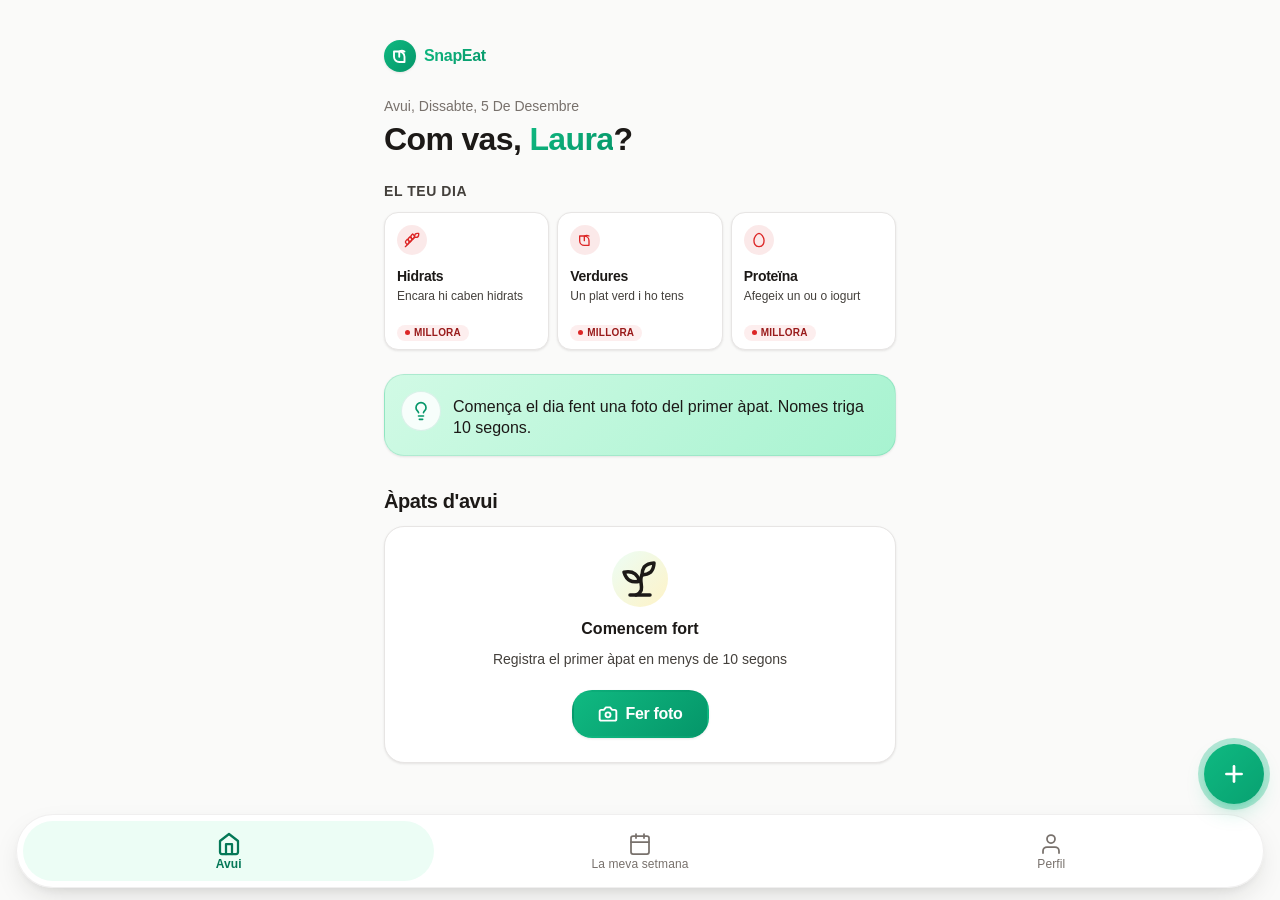
<file: index.html>
<!DOCTYPE html>
<html lang="ca">
<head>
  <meta charset="UTF-8">
  <meta name="viewport" content="width=device-width, initial-scale=1.0, viewport-fit=cover">
  <meta name="description" content="Dashboard diari de SnapEat — controla els teus àpats amb indicadors de colors.">
  <meta name="theme-color" content="#10B981">
  <meta name="apple-mobile-web-app-capable" content="yes">
  <meta name="apple-mobile-web-app-status-bar-style" content="default">
  <meta name="apple-mobile-web-app-title" content="SnapEat">
  <link rel="manifest" href="manifest.webmanifest">
  <link rel="icon" type="image/svg+xml" href="assets/icons/snapeat-icon.svg">
  <link rel="apple-touch-icon" href="assets/icons/snapeat-icon-180.png">
  <title>SnapEat — Avui</title>
  <link rel="stylesheet" href="css/variables.css">
  <link rel="stylesheet" href="css/base.css">
  <link rel="stylesheet" href="css/components.css">
  <link rel="stylesheet" href="css/layout.css">
  <link rel="stylesheet" href="css/screens.css">
</head>
<body>
  <a href="#main-content" class="skip-link">Salta al contingut principal</a>

  <main id="main-content" class="container" role="main" tabindex="-1">
    <div class="app-topbar">
      <a href="index.html" class="brand" aria-label="SnapEat — pàgina inicial">
        <span class="brand__logo" aria-hidden="true">
          <svg xmlns="http://www.w3.org/2000/svg" viewBox="0 0 24 24" fill="none" stroke="currentColor" stroke-width="2.5" stroke-linecap="round" stroke-linejoin="round"><path d="M11 20A7 7 0 0 1 4 13V6h7a7 7 0 0 1 7 7v7z"/><path d="M11 13V6a7 7 0 0 1 7 0"/></svg>
        </span>
        <span class="brand__name">SnapEat</span>
      </a>
    </div>

    <header class="dashboard-header">
      <p class="dashboard-date">Avui, <span id="today-day-name">dia</span></p>
      <h1 class="dashboard-greeting">Com vas, <span class="dashboard-greeting__accent">Laura</span>?</h1>
    </header>

    <section class="semafor-section" aria-labelledby="semafor-title">
      <div class="semafor-section__header">
        <h2 id="semafor-title" class="semafor-section__title">El teu dia</h2>
      </div>
      <div id="semafor" class="semafor">
        <!-- Will be populated by dashboard.js on load -->
      </div>
    </section>

    <aside id="suggeriment" class="banner" role="status" aria-live="polite">
      <!-- Populated by JS with daily tip -->
    </aside>

    <section class="apats-section" aria-labelledby="apats-title">
      <h2 id="apats-title">Àpats d'avui</h2>
      <ul id="llista-apats" class="apats-list">
        <!-- Populated by JS. Include an empty-state template as template element: -->
      </ul>
      <template id="empty-state-template">
        <li class="apat-empty">
          <div class="apat-empty__illustration" aria-hidden="true">
              <svg xmlns="http://www.w3.org/2000/svg" width="48" height="48" viewBox="0 0 24 24" fill="none" stroke="currentColor" stroke-width="1.75" stroke-linecap="round" stroke-linejoin="round"><path d="M7 20h10"/><path d="M10 20c5.5-2.5.8-6.4 3-10"/><path d="M9.5 9.4c1.1.8 1.8 2.2 2.3 3.7-2 .4-3.5.4-4.8-.3-1.2-.6-2.3-1.9-3-4.2 2.8-.5 4.4 0 5.5.8z"/><path d="M14.1 6a7 7 0 0 0-1.1 4c1.9-.1 3.3-.6 4.3-1.4 1-1 1.6-2.3 1.7-4.6-2.7.1-4 1-4.9 2z"/></svg>
            </div>
          <p>Comencem fort</p>
          <p class="apat-empty__hint">Registra el primer àpat en menys de 10 segons</p>
          <a href="registrar.html" class="btn btn--primary apat-empty__cta">
            <svg xmlns="http://www.w3.org/2000/svg" width="20" height="20" viewBox="0 0 24 24" fill="none" stroke="currentColor" stroke-width="2.25" stroke-linecap="round" stroke-linejoin="round" aria-hidden="true"><path d="M14.5 4h-5L7 7H4a2 2 0 0 0-2 2v9a2 2 0 0 0 2 2h16a2 2 0 0 0 2-2V9a2 2 0 0 0-2-2h-3l-2.5-3z"/><circle cx="12" cy="13" r="3"/></svg>
            Fer foto
          </a>
        </li>
      </template>
    </section>
  </main>

  <nav class="tab-bar" aria-label="Navegació principal">
    <a href="index.html" class="tab" aria-current="page">
      <svg xmlns="http://www.w3.org/2000/svg" class="tab__icon" width="24" height="24" viewBox="0 0 24 24" fill="none" stroke="currentColor" stroke-width="2" stroke-linecap="round" stroke-linejoin="round" aria-hidden="true"><path d="m3 9 9-7 9 7v11a2 2 0 0 1-2 2H5a2 2 0 0 1-2-2z"/><polyline points="9 22 9 12 15 12 15 22"/></svg>
      <span class="tab__label">Avui</span>
    </a>
    <a href="setmana.html" class="tab">
      <svg xmlns="http://www.w3.org/2000/svg" class="tab__icon" width="24" height="24" viewBox="0 0 24 24" fill="none" stroke="currentColor" stroke-width="2" stroke-linecap="round" stroke-linejoin="round" aria-hidden="true"><rect width="18" height="18" x="3" y="4" rx="2" ry="2"/><line x1="16" x2="16" y1="2" y2="6"/><line x1="8" x2="8" y1="2" y2="6"/><line x1="3" x2="21" y1="10" y2="10"/></svg>
      <span class="tab__label">La meva setmana</span>
    </a>
    <a href="perfil.html" class="tab">
      <svg xmlns="http://www.w3.org/2000/svg" class="tab__icon" width="24" height="24" viewBox="0 0 24 24" fill="none" stroke="currentColor" stroke-width="2" stroke-linecap="round" stroke-linejoin="round" aria-hidden="true"><path d="M20 21v-2a4 4 0 0 0-4-4H8a4 4 0 0 0-4 4v2"/><circle cx="12" cy="7" r="4"/></svg>
      <span class="tab__label">Perfil</span>
    </a>
  </nav>

  <a href="registrar.html" class="fab" id="fab-registrar" aria-label="Registrar nou àpat">
    <svg xmlns="http://www.w3.org/2000/svg" width="24" height="24" viewBox="0 0 24 24" fill="none" stroke="currentColor" stroke-width="2" stroke-linecap="round" stroke-linejoin="round" aria-hidden="true"><path d="M5 12h14"/><path d="M12 5v14"/></svg>
  </a>

  <script src="js/data.js"></script>
  <script src="js/shared.js"></script>
  <script src="js/dashboard.js"></script>
</body>
</html>
</file>
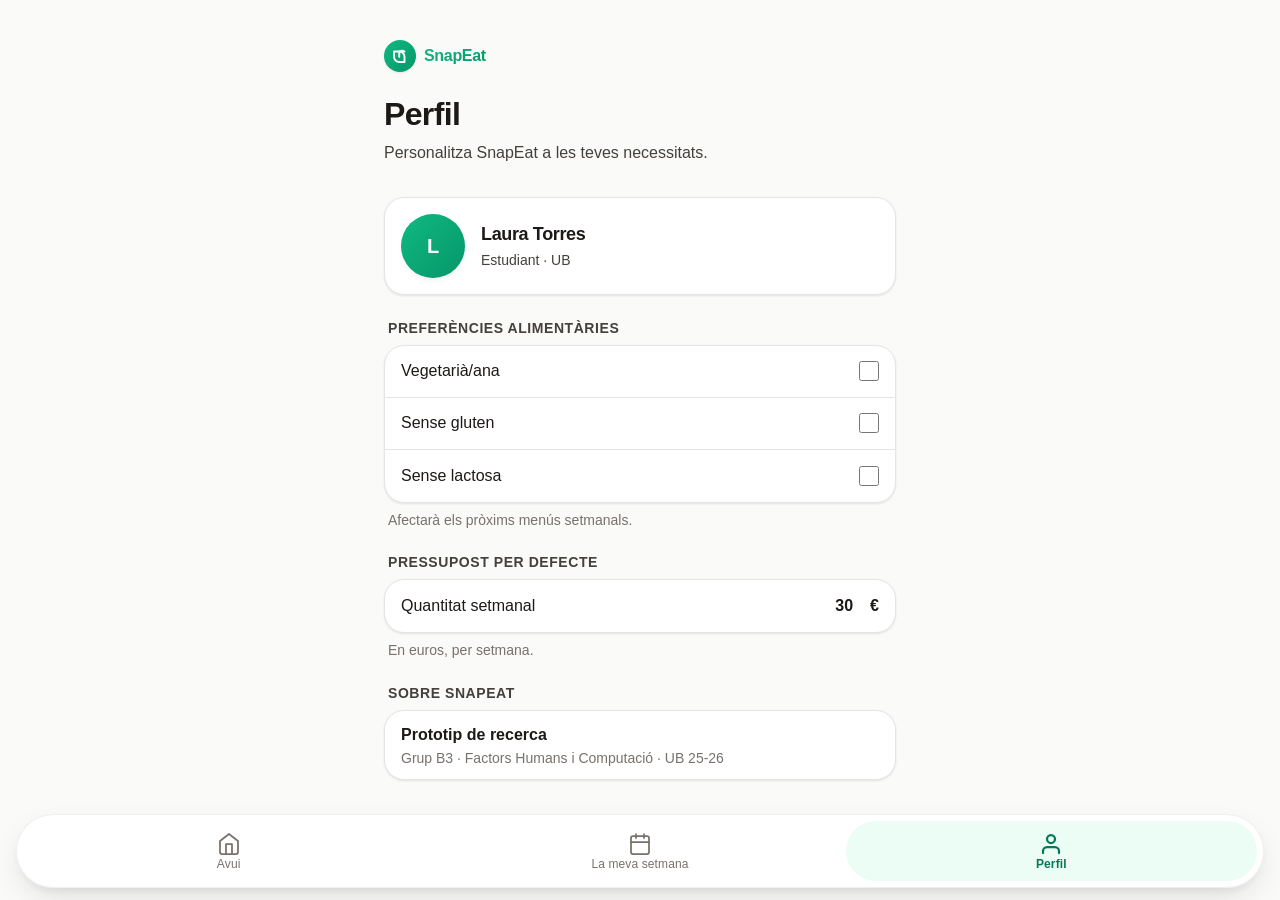
<file: perfil.html>
<!DOCTYPE html>
<html lang="ca">
<head>
  <meta charset="UTF-8">
  <meta name="viewport" content="width=device-width, initial-scale=1.0, viewport-fit=cover">
  <meta name="description" content="Preferències i configuració de SnapEat.">
  <meta name="theme-color" content="#10B981">
  <meta name="apple-mobile-web-app-capable" content="yes">
  <meta name="apple-mobile-web-app-status-bar-style" content="default">
  <meta name="apple-mobile-web-app-title" content="SnapEat">
  <link rel="manifest" href="manifest.webmanifest">
  <link rel="icon" type="image/svg+xml" href="assets/icons/snapeat-icon.svg">
  <link rel="apple-touch-icon" href="assets/icons/snapeat-icon-180.png">
  <title>SnapEat — Perfil</title>
  <link rel="stylesheet" href="css/variables.css">
  <link rel="stylesheet" href="css/base.css">
  <link rel="stylesheet" href="css/components.css">
  <link rel="stylesheet" href="css/layout.css">
  <link rel="stylesheet" href="css/screens.css">
</head>
<body>
  <a href="#main-content" class="skip-link">Salta al contingut principal</a>

  <main id="main-content" class="container" role="main" tabindex="-1">
    <div class="app-topbar">
      <a href="index.html" class="brand" aria-label="SnapEat — pàgina inicial">
        <span class="brand__logo" aria-hidden="true">
          <svg xmlns="http://www.w3.org/2000/svg" viewBox="0 0 24 24" fill="none" stroke="currentColor" stroke-width="2.5" stroke-linecap="round" stroke-linejoin="round"><path d="M11 20A7 7 0 0 1 4 13V6h7a7 7 0 0 1 7 7v7z"/><path d="M11 13V6a7 7 0 0 1 7 0"/></svg>
        </span>
        <span class="brand__name">SnapEat</span>
      </a>
    </div>

    <header class="perfil-header">
      <h1>Perfil</h1>
      <p class="perfil-header__subtitle">Personalitza SnapEat a les teves necessitats.</p>
    </header>

    <div class="perfil-identitat">
      <div class="perfil-avatar" aria-hidden="true">L</div>
      <div class="perfil-info">
        <p class="perfil-nom">Laura Torres</p>
        <p class="perfil-sub">Estudiant · UB</p>
      </div>
    </div>

    <section class="perfil-section" aria-labelledby="prefs-title">
      <h2 id="prefs-title" class="grouped-list-heading">Preferències alimentàries</h2>
      <ul class="grouped-list">
        <li class="grouped-list__item grouped-list__item--interactive">
          <label class="pref-row">
            <span class="grouped-list__label">Vegetarià/ana</span>
            <input type="checkbox" id="pref-vegetaria" class="pref-toggle">
          </label>
        </li>
        <li class="grouped-list__item grouped-list__item--interactive">
          <label class="pref-row">
            <span class="grouped-list__label">Sense gluten</span>
            <input type="checkbox" id="pref-sense-gluten" class="pref-toggle">
          </label>
        </li>
        <li class="grouped-list__item grouped-list__item--interactive">
          <label class="pref-row">
            <span class="grouped-list__label">Sense lactosa</span>
            <input type="checkbox" id="pref-sense-lactosa" class="pref-toggle">
          </label>
        </li>
      </ul>
      <p class="grouped-list__hint">Afectarà els pròxims menús setmanals.</p>
    </section>

    <section class="perfil-section" aria-labelledby="budget-default-title">
      <h2 id="budget-default-title" class="grouped-list-heading">Pressupost per defecte</h2>
      <ul class="grouped-list">
        <li class="grouped-list__item">
          <label for="default-budget" class="grouped-list__label">Quantitat setmanal</label>
          <div class="pref-budget-input">
            <input type="number" id="default-budget" value="30" min="10" max="200" inputmode="numeric" aria-describedby="budget-unit-hint">
            <span aria-hidden="true">€</span>
          </div>
        </li>
      </ul>
      <p id="budget-unit-hint" class="grouped-list__hint">En euros, per setmana.</p>
    </section>

    <section class="perfil-section" aria-labelledby="info-title">
      <h2 id="info-title" class="grouped-list-heading">Sobre SnapEat</h2>
      <ul class="grouped-list">
        <li class="grouped-list__item">
          <div>
            <p class="grouped-list__label" style="font-weight: var(--font-weight-semibold);">Prototip de recerca</p>
            <p class="grouped-list__hint" style="padding: 2px 0 0;">Grup B3 · Factors Humans i Computació · UB 25-26</p>
          </div>
        </li>
      </ul>
    </section>
  </main>

  <nav class="tab-bar" aria-label="Navegació principal">
    <a href="index.html" class="tab">
      <svg xmlns="http://www.w3.org/2000/svg" class="tab__icon" width="24" height="24" viewBox="0 0 24 24" fill="none" stroke="currentColor" stroke-width="2" stroke-linecap="round" stroke-linejoin="round" aria-hidden="true"><path d="m3 9 9-7 9 7v11a2 2 0 0 1-2 2H5a2 2 0 0 1-2-2z"/><polyline points="9 22 9 12 15 12 15 22"/></svg>
      <span class="tab__label">Avui</span>
    </a>
    <a href="setmana.html" class="tab">
      <svg xmlns="http://www.w3.org/2000/svg" class="tab__icon" width="24" height="24" viewBox="0 0 24 24" fill="none" stroke="currentColor" stroke-width="2" stroke-linecap="round" stroke-linejoin="round" aria-hidden="true"><rect width="18" height="18" x="3" y="4" rx="2" ry="2"/><line x1="16" x2="16" y1="2" y2="6"/><line x1="8" x2="8" y1="2" y2="6"/><line x1="3" x2="21" y1="10" y2="10"/></svg>
      <span class="tab__label">La meva setmana</span>
    </a>
    <a href="perfil.html" class="tab" aria-current="page">
      <svg xmlns="http://www.w3.org/2000/svg" class="tab__icon" width="24" height="24" viewBox="0 0 24 24" fill="none" stroke="currentColor" stroke-width="2" stroke-linecap="round" stroke-linejoin="round" aria-hidden="true"><path d="M20 21v-2a4 4 0 0 0-4-4H8a4 4 0 0 0-4 4v2"/><circle cx="12" cy="7" r="4"/></svg>
      <span class="tab__label">Perfil</span>
    </a>
  </nav>

  <script src="js/data.js"></script>
  <script src="js/shared.js"></script>
  <script src="js/perfil.js"></script>
</body>
</html>
</file>
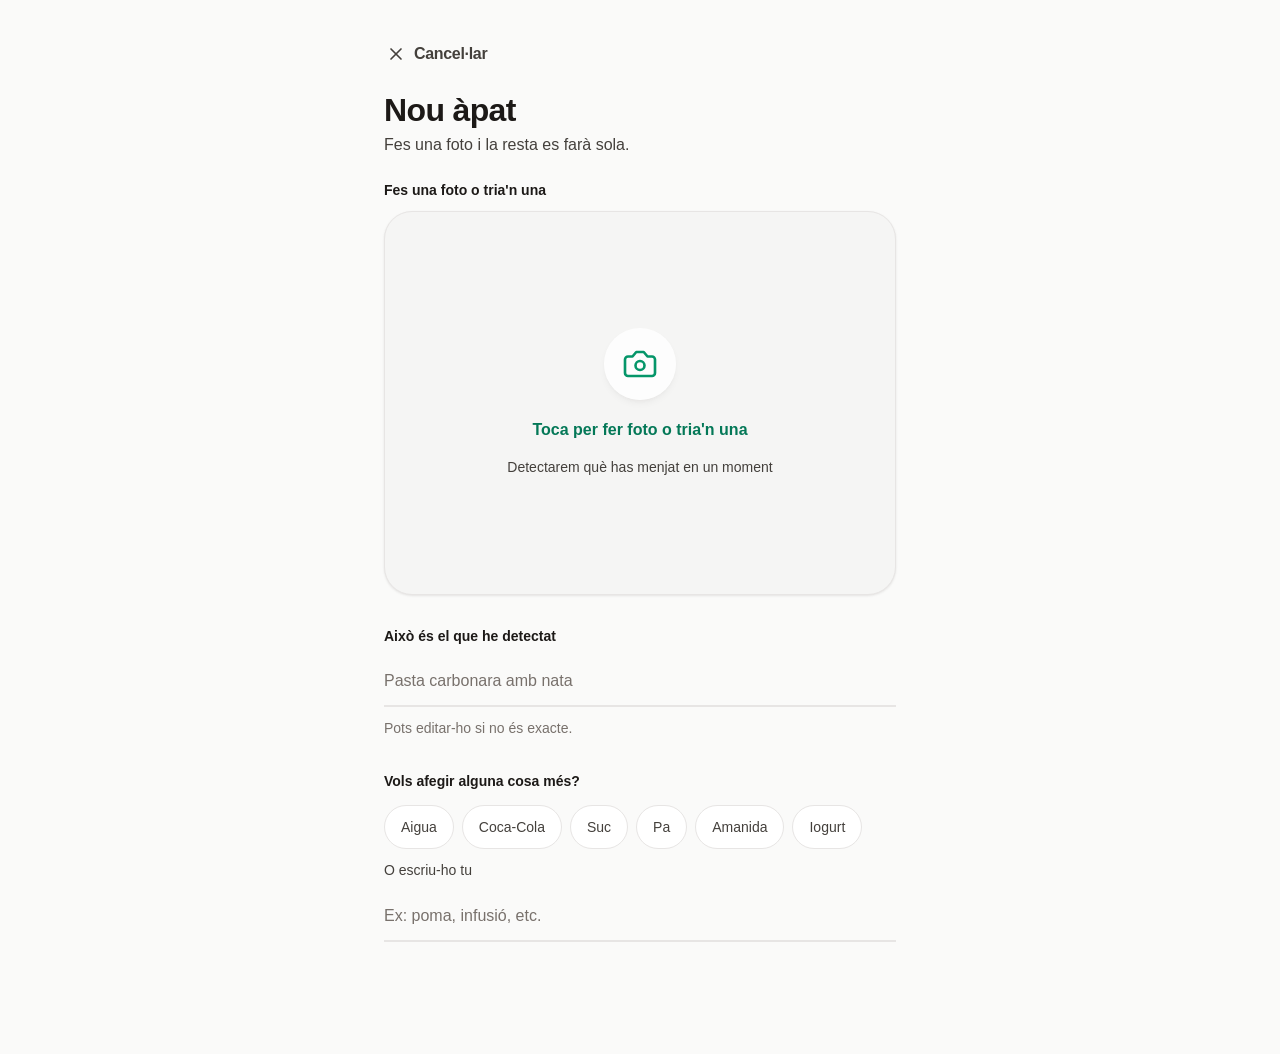
<file: registrar.html>
<!DOCTYPE html>
<html lang="ca">
<head>
  <meta charset="UTF-8">
  <meta name="viewport" content="width=device-width, initial-scale=1.0, viewport-fit=cover">
  <meta name="description" content="Registra un àpat amb una foto en menys de 30 segons.">
  <meta name="theme-color" content="#10B981">
  <meta name="apple-mobile-web-app-capable" content="yes">
  <meta name="apple-mobile-web-app-status-bar-style" content="default">
  <meta name="apple-mobile-web-app-title" content="SnapEat">
  <link rel="manifest" href="manifest.webmanifest">
  <link rel="icon" type="image/svg+xml" href="assets/icons/snapeat-icon.svg">
  <link rel="apple-touch-icon" href="assets/icons/snapeat-icon-180.png">
  <title>SnapEat — Registrar àpat</title>
  <link rel="stylesheet" href="css/variables.css">
  <link rel="stylesheet" href="css/base.css">
  <link rel="stylesheet" href="css/components.css">
  <link rel="stylesheet" href="css/layout.css">
  <link rel="stylesheet" href="css/screens.css">
</head>
<body>
  <a href="#main-content" class="skip-link">Salta al contingut principal</a>

  <main id="main-content" class="container container--no-tabs has-footer-cta" role="main" tabindex="-1">
    <header class="registrar-header">
      <button type="button" id="btn-cancelar" class="btn btn--ghost" aria-label="Cancel·lar i tornar">
        <svg xmlns="http://www.w3.org/2000/svg" width="24" height="24" viewBox="0 0 24 24" fill="none" stroke="currentColor" stroke-width="2" stroke-linecap="round" stroke-linejoin="round" aria-hidden="true"><path d="M18 6 6 18"/><path d="m6 6 12 12"/></svg>
        Cancel·lar
      </button>
      <div>
        <h1>Nou àpat</h1>
        <p class="registrar-header__subtitle">Fes una foto i la resta es farà sola.</p>
      </div>
    </header>

    <form id="form-registrar" novalidate>
      <section class="registrar-section">
        <label for="photo-input" class="label">Fes una foto o tria'n una</label>
        <div class="foto-area">
          <input type="file" id="photo-input" accept="image/*" capture="environment" class="visually-hidden">
          <label for="photo-input" class="foto-area__trigger" role="button" tabindex="0">
            <span class="foto-area__icon">
              <svg xmlns="http://www.w3.org/2000/svg" width="36" height="36" viewBox="0 0 24 24" fill="none" stroke="currentColor" stroke-width="1.75" stroke-linecap="round" stroke-linejoin="round" aria-hidden="true"><path d="M14.5 4h-5L7 7H4a2 2 0 0 0-2 2v9a2 2 0 0 0 2 2h16a2 2 0 0 0 2-2V9a2 2 0 0 0-2-2h-3l-2.5-3z"/><circle cx="12" cy="13" r="3"/></svg>
            </span>
            <span class="foto-area__text">Toca per fer foto o tria'n una</span>
            <span class="foto-area__hint">Detectarem què has menjat en un moment</span>
          </label>
          <img id="photo-preview" class="foto-area__preview hidden" alt="Previsualització de la foto de l'àpat">
        </div>
      </section>

      <section class="registrar-section">
        <label for="detect-result" class="label">Això és el que he detectat</label>
        <input type="text" id="detect-result" class="input-field" placeholder="Pasta carbonara amb nata" aria-describedby="detect-hint">
        <p id="detect-hint" class="hint">Pots editar-ho si no és exacte.</p>
      </section>

      <section class="registrar-section">
        <fieldset>
          <legend class="label">Vols afegir alguna cosa més?</legend>
          <div id="extras-chips" class="chips">
            <button type="button" class="chip" data-extra="Aigua" aria-pressed="false">Aigua</button>
            <button type="button" class="chip" data-extra="Coca-Cola" aria-pressed="false">Coca-Cola</button>
            <button type="button" class="chip" data-extra="Suc" aria-pressed="false">Suc</button>
            <button type="button" class="chip" data-extra="Pa" aria-pressed="false">Pa</button>
            <button type="button" class="chip" data-extra="Amanida" aria-pressed="false">Amanida</button>
            <button type="button" class="chip" data-extra="Iogurt" aria-pressed="false">Iogurt</button>
          </div>
          <label for="extra-custom" class="label label--small">O escriu-ho tu</label>
          <input type="text" id="extra-custom" class="input-field" placeholder="Ex: poma, infusió, etc.">
        </fieldset>
      </section>

    </form>
  </main>

  <div class="footer-cta footer-cta--hidden" id="footer-cta">
    <button type="submit" form="form-registrar" id="btn-registrar" class="btn btn--primary btn--block">Registrar àpat</button>
  </div>

  <script src="js/data.js"></script>
  <script src="js/shared.js"></script>
  <script src="js/registrar.js"></script>
</body>
</html>
</file>
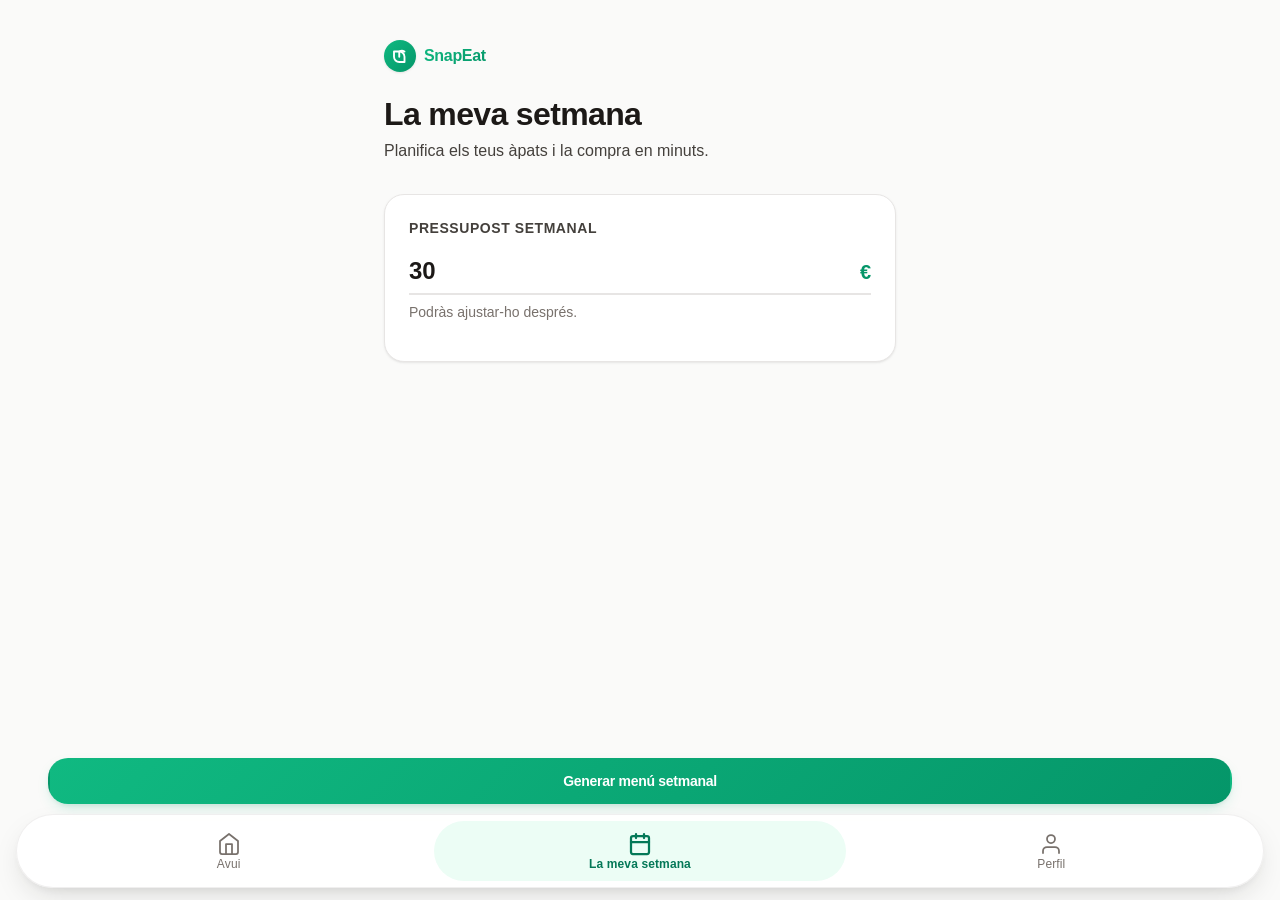
<file: setmana.html>
<!DOCTYPE html>
<html lang="ca">
<head>
  <meta charset="UTF-8">
  <meta name="viewport" content="width=device-width, initial-scale=1.0, viewport-fit=cover">
  <meta name="description" content="Planifica la setmana amb pressupost i genera la llista de compra automàticament.">
  <meta name="theme-color" content="#10B981">
  <meta name="apple-mobile-web-app-capable" content="yes">
  <meta name="apple-mobile-web-app-status-bar-style" content="default">
  <meta name="apple-mobile-web-app-title" content="SnapEat">
  <link rel="manifest" href="manifest.webmanifest">
  <link rel="icon" type="image/svg+xml" href="assets/icons/snapeat-icon.svg">
  <link rel="apple-touch-icon" href="assets/icons/snapeat-icon-180.png">
  <title>SnapEat — La meva setmana</title>
  <link rel="stylesheet" href="css/variables.css">
  <link rel="stylesheet" href="css/base.css">
  <link rel="stylesheet" href="css/components.css">
  <link rel="stylesheet" href="css/layout.css">
  <link rel="stylesheet" href="css/screens.css">
</head>
<body>
  <a href="#main-content" class="skip-link">Salta al contingut principal</a>

  <main id="main-content" class="container has-footer-cta" role="main" tabindex="-1">
    <div class="app-topbar">
      <button type="button" id="step-back" class="step-back" hidden aria-label="Tornar al pas anterior">
        <svg xmlns="http://www.w3.org/2000/svg" width="24" height="24" viewBox="0 0 24 24" fill="none" stroke="currentColor" stroke-width="2.4" stroke-linecap="round" stroke-linejoin="round" aria-hidden="true"><path d="m15 18-6-6 6-6"/></svg>
      </button>
      <a href="index.html" class="brand" aria-label="SnapEat — pàgina inicial">
        <span class="brand__logo" aria-hidden="true">
          <svg xmlns="http://www.w3.org/2000/svg" viewBox="0 0 24 24" fill="none" stroke="currentColor" stroke-width="2.5" stroke-linecap="round" stroke-linejoin="round"><path d="M11 20A7 7 0 0 1 4 13V6h7a7 7 0 0 1 7 7v7z"/><path d="M11 13V6a7 7 0 0 1 7 0"/></svg>
        </span>
        <span class="brand__name">SnapEat</span>
      </a>
    </div>

    <header class="setmana-header">
      <h1 id="step-title">La meva setmana</h1>
      <p class="setmana-subtitle" id="step-subtitle">Planifica els teus àpats i la compra en minuts.</p>
    </header>

    <div class="flow-container">
      <div class="flow-track" id="flow-track">

        <section class="flow-step" data-step-name="pressupost" aria-labelledby="pressupost-title">
          <h2 id="pressupost-title" class="visually-hidden">Pressupost</h2>
          <div class="budget-input-wrapper">
            <label for="budget-input" class="label">Pressupost setmanal</label>
            <div class="input-with-suffix">
              <input type="number" id="budget-input" class="input-field" value="30" min="10" max="200" step="1" inputmode="numeric">
              <span class="input-suffix" aria-hidden="true">€</span>
            </div>
            <p class="hint" id="budget-hint">Podràs ajustar-ho després.</p>
          </div>
        </section>

        <section class="flow-step" data-step-name="menu" aria-labelledby="menu-title">
          <header class="menu-header">
            <h2 id="menu-title" class="visually-hidden">El teu menú</h2>
            <div class="budget-pill" id="menu-budget-pill" aria-label="Pressupost estimat"></div>
          </header>
          <div id="menu-setmanal" class="week-grid">
            <!-- Populated by setmana.js with 7 day cards -->
          </div>
        </section>

        <section class="flow-step" data-step-name="llista" aria-labelledby="llista-title">
          <h2 id="llista-title" class="visually-hidden">Llista de compra</h2>
          <p class="hint">Agrupada per categories per anar més ràpid al súper.</p>
          <div id="llista-compra">
            <!-- Populated by setmana.js -->
          </div>
        </section>

        <section class="flow-step" data-step-name="compra" aria-labelledby="compra-title">
          <h2 id="compra-title" class="visually-hidden">Mode compra</h2>
          <div class="compra-status">
            <div class="compra-status__row">
              <p class="compra-status__count" aria-live="polite" id="compra-progress">0 de 0 productes</p>
              <p class="compra-status__amount" aria-live="polite" id="compra-amount">0 € de 0 €</p>
            </div>
            <div class="progress-bar" id="compra-bar" role="progressbar" aria-valuemin="0" aria-valuemax="100" aria-valuenow="0" aria-label="Progrés del pressupost de compra">
              <div class="progress-bar__fill" id="compra-bar-fill"></div>
            </div>
          </div>
          <div id="productes-compra">
            <!-- Populated by setmana.js with bigger, touch-friendly items -->
          </div>
        </section>

        <section class="flow-step" data-step-name="resum" aria-labelledby="step-title">
          <div class="resum-budget">
            <p class="resum-amount"><span id="resum-gastat">—</span> de <span id="resum-total">—</span></p>
            <div class="progress-bar" id="resum-bar" role="progressbar" aria-valuemin="0" aria-valuemax="100" aria-valuenow="0" aria-label="Resum del pressupost gastat">
              <div id="resum-progress" class="progress-bar__fill"></div>
            </div>
          </div>
          <div class="banner">
            <span class="banner__icon" aria-hidden="true">
              <svg xmlns="http://www.w3.org/2000/svg" width="20" height="20" viewBox="0 0 24 24" fill="none" stroke="currentColor" stroke-width="2" stroke-linecap="round" stroke-linejoin="round"><path d="M9.937 15.5A2 2 0 0 0 8.5 14.063l-6.135-1.582a.5.5 0 0 1 0-.962L8.5 9.936A2 2 0 0 0 9.937 8.5l1.582-6.135a.5.5 0 0 1 .963 0L14.063 8.5A2 2 0 0 0 15.5 9.937l6.135 1.581a.5.5 0 0 1 0 .964L15.5 14.063a2 2 0 0 0-1.437 1.437l-1.582 6.135a.5.5 0 0 1-.963 0z"/><path d="M20 3v4"/><path d="M22 5h-4"/><path d="M4 17v2"/><path d="M5 18H3"/></svg>
            </span>
            <p class="banner__text">El teu menú setmanal està llest. Tens tot el que necessites per cuinar 7 dinars i 7 sopars aquesta setmana.</p>
          </div>
          <a href="index.html" class="btn btn--primary btn--block">Tornar al dashboard</a>
        </section>

      </div>
    </div>
  </main>

  <nav class="tab-bar" aria-label="Navegació principal">
    <a href="index.html" class="tab">
      <svg xmlns="http://www.w3.org/2000/svg" class="tab__icon" width="24" height="24" viewBox="0 0 24 24" fill="none" stroke="currentColor" stroke-width="2" stroke-linecap="round" stroke-linejoin="round" aria-hidden="true"><path d="m3 9 9-7 9 7v11a2 2 0 0 1-2 2H5a2 2 0 0 1-2-2z"/><polyline points="9 22 9 12 15 12 15 22"/></svg>
      <span class="tab__label">Avui</span>
    </a>
    <a href="setmana.html" class="tab" aria-current="page">
      <svg xmlns="http://www.w3.org/2000/svg" class="tab__icon" width="24" height="24" viewBox="0 0 24 24" fill="none" stroke="currentColor" stroke-width="2" stroke-linecap="round" stroke-linejoin="round" aria-hidden="true"><rect width="18" height="18" x="3" y="4" rx="2" ry="2"/><line x1="16" x2="16" y1="2" y2="6"/><line x1="8" x2="8" y1="2" y2="6"/><line x1="3" x2="21" y1="10" y2="10"/></svg>
      <span class="tab__label">La meva setmana</span>
    </a>
    <a href="perfil.html" class="tab">
      <svg xmlns="http://www.w3.org/2000/svg" class="tab__icon" width="24" height="24" viewBox="0 0 24 24" fill="none" stroke="currentColor" stroke-width="2" stroke-linecap="round" stroke-linejoin="round" aria-hidden="true"><path d="M20 21v-2a4 4 0 0 0-4-4H8a4 4 0 0 0-4 4v2"/><circle cx="12" cy="7" r="4"/></svg>
      <span class="tab__label">Perfil</span>
    </a>
  </nav>

  <div class="footer-cta footer-cta--above-tabs" id="sticky-cta">
    <button type="button" id="sticky-cta-btn" class="btn btn--primary btn--block">Generar menú setmanal</button>
  </div>

  <script src="js/data.js"></script>
  <script src="js/shared.js"></script>
  <script src="js/setmana.js"></script>
</body>
</html>
</file>
<file: css/variables.css>
/* ============================================================
   SnapEat — Design tokens (custom properties)
   Basat en disseny/guia-estil.md
   ============================================================ */

:root {
  /* ------------------------------------------------------------
     Colors — semàfor nutricional (Tailwind red/amber/emerald)
     Cadascun amb variants: bg (fons), accent (dot/icon), fg (text)
     ------------------------------------------------------------ */
  --color-bad-bg: #FEE2E2;
  --color-bad-accent: #DC2626;
  --color-bad-fg: #991B1B;

  --color-warn-bg: #FEF3C7;
  --color-warn-accent: #D97706;
  --color-warn-fg: #92400E;

  --color-ok-bg: #D1FAE5;
  --color-ok-accent: #059669;
  --color-ok-fg: #065F46;

  /* Tints subtils estil iOS — per a surfaces grans tipus semàfor, on els
     backgrounds plens dels tokens *-bg queden massa saturats. Mantenim color
     però baixem opacitat perquè el content respiri. */
  --color-bad-tint: rgba(220, 38, 38, 0.08);
  --color-warn-tint: rgba(217, 119, 6, 0.10);
  --color-ok-tint: rgba(5, 150, 105, 0.10);

  /* Color d'accent de marca — verd càlid, no agressiu */
  --color-brand: #10B981;
  --color-brand-hover: #059669;
  --color-brand-soft: #ECFDF5;
  --color-brand-dark: #047857;

  /* Segon accent càlid — s'usa a il·lustracions i detalls */
  --color-accent-warm: #F59E0B;
  --color-accent-warm-soft: #FEF3C7;

  /* Neutres */
  --color-bg: #FAFAF9;
  --color-surface: #FFFFFF;
  --color-surface-subtle: #F5F5F4;
  --color-border: #E7E5E4;
  --color-border-strong: #D6D3D1;
  --color-text: #1C1917;
  --color-text-muted: #44403C;
  --color-text-subtle: #78716C;
  --color-text-disabled: #A8A29E;

  /* Estats */
  --color-focus: #2563EB;
  --color-error: #DC2626;
  --color-success: #059669;

  /* ------------------------------------------------------------
     Gradients — per aportar caliu sense desordre
     ------------------------------------------------------------ */
  --gradient-brand: linear-gradient(135deg, #10B981 0%, #059669 100%);
  --gradient-hero: linear-gradient(135deg, #ECFDF5 0%, #FEF3C7 100%);
  --gradient-warm: linear-gradient(135deg, #FEF3C7 0%, #FDE68A 100%);
  --gradient-fresh: linear-gradient(135deg, #D1FAE5 0%, #A7F3D0 100%);

  /* ------------------------------------------------------------
     Tipografia
     ------------------------------------------------------------ */
  --font-family: -apple-system, BlinkMacSystemFont, "SF Pro Display", "Segoe UI", Roboto,
                 "Helvetica Neue", Arial, sans-serif;

  --font-size-display: 2rem;      /* 32px */
  --font-size-h1: 1.5rem;         /* 24px */
  --font-size-h2: 1.25rem;        /* 20px */
  --font-size-h3: 1.125rem;       /* 18px */
  --font-size-body: 1rem;         /* 16px */
  --font-size-small: 0.875rem;    /* 14px */
  --font-size-micro: 0.75rem;     /* 12px */

  --font-weight-regular: 400;
  --font-weight-medium: 500;
  --font-weight-semibold: 600;
  --font-weight-bold: 700;

  --line-height-tight: 1.15;
  --line-height-snug: 1.3;
  --line-height-base: 1.5;

  /* Espaiat entre lletres — petites afinacions per tipografia natural */
  --tracking-tight: -0.02em;
  --tracking-normal: 0;
  --tracking-wide: 0.04em;

  /* ------------------------------------------------------------
     Espaiat (base 4px)
     ------------------------------------------------------------ */
  --space-1: 0.25rem;  /* 4px */
  --space-2: 0.5rem;   /* 8px */
  --space-3: 0.75rem;  /* 12px */
  --space-4: 1rem;     /* 16px */
  --space-5: 1.5rem;   /* 24px */
  --space-6: 2rem;     /* 32px */
  --space-7: 3rem;     /* 48px */
  --space-8: 4rem;     /* 64px */

  /* ------------------------------------------------------------
     Radius
     ------------------------------------------------------------ */
  --radius-sm: 0.5rem;    /* 8px */
  --radius-md: 0.875rem;  /* 14px — una mica més arrodonit, més amigable */
  --radius-lg: 1.25rem;   /* 20px */
  --radius-xl: 1.75rem;   /* 28px */
  --radius-full: 9999px;

  /* ------------------------------------------------------------
     Ombres — suaus i càlides, mai dures
     ------------------------------------------------------------ */
  --shadow-sm: 0 1px 2px rgba(28, 25, 23, 0.04),
               0 1px 3px rgba(28, 25, 23, 0.06);
  --shadow-md: 0 4px 8px -2px rgba(28, 25, 23, 0.06),
               0 2px 4px -2px rgba(28, 25, 23, 0.04);
  --shadow-lg: 0 12px 24px -6px rgba(28, 25, 23, 0.10),
               0 4px 10px -4px rgba(28, 25, 23, 0.06);
  --shadow-xl: 0 20px 40px -10px rgba(28, 25, 23, 0.15),
               0 8px 16px -6px rgba(28, 25, 23, 0.08);

  /* Ombres de marca — glow verd subtil per al FAB */
  --shadow-brand: 0 10px 25px -8px rgba(16, 185, 129, 0.45),
                  0 4px 10px -4px rgba(16, 185, 129, 0.30);

  /* ------------------------------------------------------------
     Layout
     ------------------------------------------------------------ */
  --container-max-mobile: 100%;
  --container-max-tablet: 480px;
  --container-max-desktop: 560px;

  --tab-bar-height: 72px;
  --fab-size: 60px;
  --touch-target-min: 44px;

  /* ------------------------------------------------------------
     Motion
     ------------------------------------------------------------ */
  --duration-fast: 150ms;
  --duration-base: 220ms;
  --duration-slow: 320ms;

  --ease-out: cubic-bezier(0.16, 1, 0.3, 1);
  --ease-in-out: cubic-bezier(0.4, 0, 0.2, 1);
  --ease-spring: cubic-bezier(0.34, 1.56, 0.64, 1);

  /* ------------------------------------------------------------
     Z-index scale
     ------------------------------------------------------------ */
  --z-tab-bar: 10;
  --z-fab: 20;
  --z-modal: 100;
  --z-toast: 200;
}
</file>
<file: css/base.css>
/* ============================================================
   SnapEat — Base styles
   Reset modern, tipografia base, elements HTML fonamentals
   ============================================================ */

/* ------------------------------------------------------------
   Reset — box-sizing universal i margins a zero
   ------------------------------------------------------------ */
*,
*::before,
*::after {
  box-sizing: border-box;
}

html,
body,
h1,
h2,
h3,
h4,
h5,
h6,
p,
figure,
blockquote,
dl,
dd,
ul,
ol,
fieldset {
  margin: 0;
  padding: 0;
}

ul,
ol {
  list-style: none;
}

/* Reset de fieldset — elimina border/padding que poden causar layouts inesperats */
fieldset {
  border: none;
  min-width: 0;
}

legend {
  padding: 0;
  display: contents; /* Per defecte es comporta com un label; evitem offsets del navegador */
}

button {
  font: inherit;
  color: inherit;
  background: none;
  border: none;
  cursor: pointer;
}

input,
textarea,
select {
  font: inherit;
  color: inherit;
}

/* ------------------------------------------------------------
   HTML i body — base tipogràfica i colors de fons
   ------------------------------------------------------------ */
html {
  /* Evita ajustaments automàtics de text a iOS en rotació */
  -webkit-text-size-adjust: 100%;
  /* Scroll suau per àncores (respectat si hi ha reduced motion) */
  scroll-behavior: smooth;
}

body {
  font-family: var(--font-family);
  font-size: var(--font-size-body);
  font-weight: var(--font-weight-regular);
  line-height: var(--line-height-base);
  color: var(--color-text);
  background-color: var(--color-bg);
  /* Millora la renderització a Mac/iOS */
  -webkit-font-smoothing: antialiased;
  -moz-osx-font-smoothing: grayscale;
  text-rendering: optimizeLegibility;
  font-feature-settings: "kern", "liga", "clig", "calt";
  /* Mínim 100vh per garantir que el fons cobreix tota la pantalla */
  min-height: 100vh;
}

/* ------------------------------------------------------------
   Tipografia — capçaleres (segueix l'escala de variables.css)
   Tracking lleugerament negatiu per titulars més elegants
   ------------------------------------------------------------ */
h1 {
  font-size: var(--font-size-h1);
  font-weight: var(--font-weight-bold);
  line-height: var(--line-height-snug);
  letter-spacing: var(--tracking-tight);
  color: var(--color-text);
}

h2 {
  font-size: var(--font-size-h2);
  font-weight: var(--font-weight-semibold);
  line-height: var(--line-height-snug);
  letter-spacing: var(--tracking-tight);
  color: var(--color-text);
}

h3 {
  font-size: var(--font-size-h3);
  font-weight: var(--font-weight-semibold);
  line-height: var(--line-height-snug);
  color: var(--color-text);
}

p {
  font-size: var(--font-size-body);
  line-height: var(--line-height-base);
  color: var(--color-text);
}

small {
  font-size: var(--font-size-small);
  color: var(--color-text-muted);
}

strong {
  font-weight: var(--font-weight-semibold);
}

/* ------------------------------------------------------------
   Enllaços
   ------------------------------------------------------------ */
a {
  color: var(--color-brand-hover);
  text-decoration: none;
  transition: color var(--duration-fast) var(--ease-in-out);
}

a:hover {
  text-decoration: underline;
}

a:active {
  color: var(--color-brand-dark);
}

/* ------------------------------------------------------------
   Imatges — responsive per defecte
   ------------------------------------------------------------ */
img,
picture,
svg,
video {
  max-width: 100%;
  height: auto;
  display: block;
}

/* ------------------------------------------------------------
   Focus visible global — WCAG 2.4.7
   ------------------------------------------------------------ */
:focus {
  outline: none;
}

:focus-visible {
  outline: 2px solid var(--color-focus);
  outline-offset: 2px;
  border-radius: var(--radius-sm);
}

/* ------------------------------------------------------------
   Utilitat visually-hidden — contingut només per lectors de pantalla
   ------------------------------------------------------------ */
.visually-hidden {
  position: absolute;
  width: 1px;
  height: 1px;
  padding: 0;
  margin: -1px;
  overflow: hidden;
  clip: rect(0, 0, 0, 0);
  white-space: nowrap;
  border: 0;
}

/* Element amagat via classe ".hidden" (utilitzat pel preview de foto) */
.hidden {
  display: none !important;
}

/* ------------------------------------------------------------
   Utilitat "hint" — text d'ajuda petit sota inputs i títols
   ------------------------------------------------------------ */
.hint {
  font-size: var(--font-size-small);
  color: var(--color-text-subtle);
  line-height: var(--line-height-snug);
  margin: 0;
}

/* ------------------------------------------------------------
   Selecció de text
   ------------------------------------------------------------ */
::selection {
  background-color: var(--color-brand-soft);
  color: var(--color-brand-dark);
}

/* ------------------------------------------------------------
   Preferència de moviment reduït — WCAG 2.3.3
   ------------------------------------------------------------ */
@media (prefers-reduced-motion: reduce) {
  *,
  *::before,
  *::after {
    animation-duration: 0.01ms !important;
    animation-iteration-count: 1 !important;
    transition-duration: 0.01ms !important;
    scroll-behavior: auto !important;
  }
}
</file>
<file: css/components.css>
/* ============================================================
   SnapEat — Components reutilitzables
   Botons, cards, FAB, tab bar, inputs, semàfor, chips,
   banners, apat-card, modals, shopping items, branding
   ============================================================ */

/* ------------------------------------------------------------
   Skip link — accessibilitat (WCAG 2.4.1)
   ------------------------------------------------------------ */
.skip-link {
  position: absolute;
  top: 0;
  left: 0;
  padding: var(--space-3) var(--space-4);
  background-color: var(--color-surface);
  color: var(--color-brand-hover);
  font-weight: var(--font-weight-semibold);
  border-radius: 0 0 var(--radius-md) 0;
  box-shadow: var(--shadow-md);
  transform: translateY(-120%);
  transition: transform var(--duration-base) var(--ease-out);
  z-index: var(--z-modal);
}

.skip-link:focus {
  transform: translateY(0);
}

.skip-link:focus-visible {
  outline: 2px solid var(--color-focus);
  outline-offset: 2px;
}

/* ============================================================
   BRANDING — capçalera petita amb el nom de l'app
   Apareix al principi de cada pantalla (excepte registrar)
   ============================================================ */

.brand {
  display: inline-flex;
  align-items: center;
  gap: var(--space-2);
  text-decoration: none;
  color: var(--color-brand-dark);
  font-weight: var(--font-weight-bold);
  font-size: var(--font-size-body);
  letter-spacing: var(--tracking-tight);
}

.brand__logo {
  width: 32px;
  height: 32px;
  border-radius: var(--radius-full);
  background: var(--gradient-brand);
  display: inline-flex;
  align-items: center;
  justify-content: center;
  box-shadow: var(--shadow-sm);
  flex-shrink: 0;
}

.brand__logo svg {
  width: 18px;
  height: 18px;
  color: #fff;
  stroke: currentColor;
  fill: none;
}

.brand__name {
  /* "SnapEat" amb un gradient subtil per a una mica de vida */
  background: var(--gradient-brand);
  -webkit-background-clip: text;
  background-clip: text;
  -webkit-text-fill-color: transparent;
  color: var(--color-brand-dark); /* fallback */
}

/* ============================================================
   BOTONS
   ============================================================ */

.btn {
  display: inline-flex;
  align-items: center;
  justify-content: center;
  gap: var(--space-2);
  min-height: 48px;
  padding: var(--space-3) var(--space-5);
  font-size: var(--font-size-body);
  font-weight: var(--font-weight-semibold);
  line-height: var(--line-height-snug);
  letter-spacing: var(--tracking-tight);
  border-radius: var(--radius-lg);
  border: 2px solid transparent;
  cursor: pointer;
  user-select: none;
  text-decoration: none;
  white-space: nowrap;
  transition: background-color var(--duration-fast) var(--ease-in-out),
              border-color var(--duration-fast) var(--ease-in-out),
              color var(--duration-fast) var(--ease-in-out),
              transform var(--duration-fast) var(--ease-out),
              box-shadow var(--duration-fast) var(--ease-in-out),
              opacity var(--duration-fast) var(--ease-in-out);
}

.btn:active:not(:disabled) {
  transform: scale(0.97);
}

.btn:disabled,
.btn[aria-disabled="true"] {
  opacity: 0.5;
  cursor: not-allowed;
  pointer-events: none;
}

.btn--block {
  width: 100%;
}

.btn svg {
  width: 20px;
  height: 20px;
  flex-shrink: 0;
}

/* -------------------- Variant: primary -------------------- */
.btn--primary {
  background: var(--gradient-brand);
  color: var(--color-surface);
  border-color: transparent;
  box-shadow: var(--shadow-sm);
}

.btn--primary:hover:not(:disabled) {
  box-shadow: var(--shadow-md);
  filter: brightness(1.05);
}

.btn--primary:active:not(:disabled) {
  filter: brightness(0.95);
}

/* -------------------- Variant: secondary -------------------- */
.btn--secondary {
  background-color: var(--color-surface);
  color: var(--color-brand-hover);
  border-color: var(--color-brand);
}

.btn--secondary:hover:not(:disabled) {
  background-color: var(--color-brand-soft);
}

.btn--secondary:active:not(:disabled) {
  background-color: var(--color-brand-soft);
  color: var(--color-brand-dark);
  border-color: var(--color-brand-hover);
}

/* -------------------- Variant: ghost -------------------- */
.btn--ghost {
  background-color: transparent;
  color: var(--color-text-muted);
  border-color: transparent;
  min-height: var(--touch-target-min);
  padding: var(--space-2) var(--space-3);
}

.btn--ghost:hover:not(:disabled) {
  background-color: var(--color-surface-subtle);
  color: var(--color-text);
}

.btn--ghost:active:not(:disabled) {
  background-color: var(--color-border);
}

/* -------------------- Variant: danger -------------------- */
.btn--danger {
  background-color: transparent;
  color: var(--color-bad-accent);
  border-color: transparent;
}

.btn--danger:hover:not(:disabled) {
  background-color: var(--color-bad-bg);
}

.btn--danger:active:not(:disabled) {
  background-color: var(--color-bad-bg);
  color: var(--color-bad-fg);
}

/* ============================================================
   CARD — superfície bàsica per a contingut
   ============================================================ */

.card {
  background-color: var(--color-surface);
  border: 1px solid var(--color-border);
  border-radius: var(--radius-lg);
  padding: var(--space-5);
  box-shadow: var(--shadow-sm);
}

.card__title {
  font-size: var(--font-size-h3);
  font-weight: var(--font-weight-semibold);
  line-height: var(--line-height-snug);
  margin-bottom: var(--space-2);
}

.card__subtitle {
  font-size: var(--font-size-small);
  color: var(--color-text-muted);
  margin-bottom: var(--space-3);
}

.card__body {
  font-size: var(--font-size-body);
  color: var(--color-text);
}

/* ============================================================
   FAB — Floating Action Button amb glow verd subtil
   ============================================================ */

.fab {
  position: fixed;
  right: var(--space-4);
  bottom: calc(var(--tab-bar-height) + var(--space-5) + env(safe-area-inset-bottom, 0px));
  width: var(--fab-size);
  height: var(--fab-size);
  display: inline-flex;
  align-items: center;
  justify-content: center;
  background: var(--gradient-brand);
  color: var(--color-surface);
  border: none;
  border-radius: var(--radius-full);
  box-shadow: var(--shadow-brand);
  cursor: pointer;
  z-index: var(--z-fab);
  text-decoration: none;
  transition: transform var(--duration-fast) var(--ease-spring),
              box-shadow var(--duration-fast) var(--ease-in-out),
              filter var(--duration-fast) var(--ease-in-out);
}

.fab:hover {
  filter: brightness(1.08);
  transform: translateY(-2px);
  box-shadow: var(--shadow-brand), var(--shadow-lg);
}

.fab:active {
  transform: scale(0.92);
}

.fab svg,
.fab__icon {
  width: 26px;
  height: 26px;
  stroke: currentColor;
  fill: none;
  stroke-width: 2.5;
}

/* Animació subtil "pulse" per al FAB quan no hi ha àpats registrats */
.fab--pulse::before {
  content: "";
  position: absolute;
  inset: -6px;
  border-radius: var(--radius-full);
  background: var(--color-brand);
  opacity: 0.3;
  z-index: -1;
  animation: fab-pulse 2s var(--ease-in-out) infinite;
}

@keyframes fab-pulse {
  0%, 100% {
    transform: scale(1);
    opacity: 0.2;
  }
  50% {
    transform: scale(1.15);
    opacity: 0;
  }
}

/* ============================================================
   TAB BAR — barra de navegació fixa inferior amb indicador actiu
   ============================================================ */

/* Tab-bar flotant estil iOS 17+ liquid — càpsula amb marge + blur */
.tab-bar {
  position: fixed;
  left: var(--space-4);
  right: var(--space-4);
  bottom: calc(var(--space-3) + env(safe-area-inset-bottom, 0));
  display: flex;
  align-items: stretch;
  background-color: rgba(255, 255, 255, 0.88);
  backdrop-filter: saturate(180%) blur(24px);
  -webkit-backdrop-filter: saturate(180%) blur(24px);
  border: 1px solid rgba(231, 229, 228, 0.6);
  border-radius: var(--radius-full);
  box-shadow: 0 12px 32px -10px rgba(28, 25, 23, 0.18),
              0 4px 12px -4px rgba(28, 25, 23, 0.08);
  min-height: var(--tab-bar-height);
  z-index: var(--z-tab-bar);
  padding: 6px;
}

.tab {
  flex: 1;
  position: relative;
  display: flex;
  flex-direction: column;
  align-items: center;
  justify-content: center;
  gap: 2px;
  min-height: calc(var(--tab-bar-height) - 12px);
  padding: var(--space-2) var(--space-1);
  color: var(--color-text-subtle);
  font-size: var(--font-size-micro);
  font-weight: var(--font-weight-medium);
  text-decoration: none;
  text-align: center;
  background: transparent;
  border: none;
  border-radius: var(--radius-full);
  cursor: pointer;
  transition: color var(--duration-fast) var(--ease-in-out),
              background-color var(--duration-fast) var(--ease-in-out);
}

.tab__icon {
  width: 24px;
  height: 24px;
  stroke: currentColor;
  fill: none;
  stroke-width: 1.75;
  transition: transform var(--duration-base) var(--ease-spring);
}

.tab__label {
  font-size: var(--font-size-micro);
  line-height: 1;
  letter-spacing: 0.01em;
}

.tab:hover {
  color: var(--color-text);
}

/* Tab actiu dins la càpsula: pill subtil de brand-soft al fons */
.tab[aria-current="page"],
.tab--active {
  color: var(--color-brand-dark);
  font-weight: var(--font-weight-semibold);
  background-color: var(--color-brand-soft);
}

.tab[aria-current="page"] .tab__icon,
.tab--active .tab__icon {
  stroke-width: 2.25;
}

/* ============================================================
   INPUTS — minimalista amb border-bottom
   ============================================================ */

.input-group {
  display: flex;
  flex-direction: column;
  gap: var(--space-2);
}

.label {
  font-size: var(--font-size-small);
  font-weight: var(--font-weight-semibold);
  color: var(--color-text);
  line-height: var(--line-height-snug);
}

.label--small {
  font-size: var(--font-size-small);
  font-weight: var(--font-weight-medium);
  color: var(--color-text-muted);
}

.label--required::after {
  content: " *";
  color: var(--color-error);
}

.input-field {
  width: 100%;
  min-height: 48px;
  padding: var(--space-3) 0;
  font-size: var(--font-size-body);
  color: var(--color-text);
  background-color: transparent;
  border: none;
  border-bottom: 2px solid var(--color-border);
  border-radius: 0;
  transition: border-color var(--duration-fast) var(--ease-in-out);
}

.input-field::placeholder {
  color: var(--color-text-subtle);
}

.input-field:hover {
  border-bottom-color: var(--color-border-strong);
}

.input-field:focus {
  outline: none;
  border-bottom-color: var(--color-brand);
}

.input-field:focus-visible {
  outline: 2px solid var(--color-focus);
  outline-offset: 4px;
  border-radius: var(--radius-sm);
  border-bottom-color: var(--color-brand);
}

.input-field:disabled {
  color: var(--color-text-disabled);
  border-bottom-color: var(--color-border);
  cursor: not-allowed;
}

.input-field--error {
  border-bottom-color: var(--color-error);
}

.input-help {
  font-size: var(--font-size-small);
  color: var(--color-text-subtle);
  margin-top: var(--space-1);
}

.input-error {
  font-size: var(--font-size-small);
  color: var(--color-error);
  margin-top: var(--space-1);
}

/* ------------------------------------------------------------
   Input amb sufix (€, € / setmana, kg, etc.)
   Flex-row amb input flexible i sufix ben alineat
   ------------------------------------------------------------ */
.input-with-suffix {
  display: flex;
  align-items: baseline;
  gap: var(--space-2);
  border-bottom: 2px solid var(--color-border);
  transition: border-color var(--duration-fast) var(--ease-in-out);
}

.input-with-suffix:hover {
  border-bottom-color: var(--color-border-strong);
}

.input-with-suffix:focus-within {
  border-bottom-color: var(--color-brand);
}

.input-with-suffix .input-field {
  border-bottom: none;
  flex: 1;
  min-width: 0;
  padding-bottom: var(--space-2);
}

.input-with-suffix .input-field:focus,
.input-with-suffix .input-field:hover {
  border-bottom: none;
}

.input-suffix {
  font-size: var(--font-size-body);
  font-weight: var(--font-weight-medium);
  color: var(--color-text-muted);
  flex-shrink: 0;
  padding-bottom: var(--space-2);
  white-space: nowrap;
}

/* Select amb la mateixa aparença que input */
select.input-field {
  appearance: none;
  background-image: linear-gradient(45deg, transparent 50%, var(--color-text-muted) 50%),
                    linear-gradient(-45deg, transparent 50%, var(--color-text-muted) 50%);
  background-position: calc(100% - 14px) 50%, calc(100% - 8px) 50%;
  background-size: 6px 6px;
  background-repeat: no-repeat;
  padding-right: var(--space-6);
}

/* Checkboxes amb aspecte net — WCAG i touch-friendly */
.checkbox-label {
  display: inline-flex;
  align-items: center;
  gap: var(--space-3);
  padding: var(--space-3) var(--space-4);
  font-size: var(--font-size-body);
  color: var(--color-text);
  cursor: pointer;
  background-color: var(--color-surface);
  border: 1px solid var(--color-border);
  border-radius: var(--radius-md);
  min-height: var(--touch-target-min);
  transition: border-color var(--duration-fast) var(--ease-in-out),
              background-color var(--duration-fast) var(--ease-in-out);
}

.checkbox-label:hover {
  border-color: var(--color-border-strong);
  background-color: var(--color-surface-subtle);
}

.checkbox-label input[type="checkbox"] {
  width: 20px;
  height: 20px;
  accent-color: var(--color-brand);
  flex-shrink: 0;
  cursor: pointer;
}

.checkbox-label:has(input[type="checkbox"]:checked) {
  border-color: var(--color-brand);
  background-color: var(--color-brand-soft);
  color: var(--color-brand-dark);
  font-weight: var(--font-weight-medium);
}

/* ============================================================
   SEMÀFOR NUTRICIONAL — component crític
   Cards neutres, ring tintat, pill d'estat al fons
   Alineació: labels i inicis de status a la mateixa Y
   ============================================================ */

.semafor {
  display: grid;
  grid-template-columns: repeat(3, 1fr);
  gap: var(--space-2);
}

@media (max-width: 359px) {
  .semafor {
    grid-template-columns: repeat(2, 1fr);
  }
  .semafor > :nth-child(3) {
    grid-column: 1 / -1;
  }
}

.semafor-cell {
  display: flex;
  flex-direction: column;
  background-color: var(--color-surface);
  border: 1px solid var(--color-border);
  border-radius: var(--radius-md);
  padding: var(--space-3) var(--space-3) var(--space-2);
  min-height: 138px;
  box-shadow: var(--shadow-sm);
  transition: transform var(--duration-slow) var(--ease-out),
              box-shadow var(--duration-fast) var(--ease-in-out);
}

/* Ring: cercle amb tint d'estat i SVG al centre */
.semafor-cell__ring {
  width: 30px;
  height: 30px;
  border-radius: var(--radius-full);
  display: inline-flex;
  align-items: center;
  justify-content: center;
  flex-shrink: 0;
}

.semafor-cell__ring svg {
  width: 16px;
  height: 16px;
  stroke: currentColor;
  fill: none;
}

.semafor-cell__ring--ok {
  background-color: rgba(5, 150, 105, 0.12);
  color: var(--color-ok-accent);
}

.semafor-cell__ring--warn {
  background-color: rgba(217, 119, 6, 0.12);
  color: var(--color-warn-accent);
}

.semafor-cell__ring--bad {
  background-color: rgba(220, 38, 38, 0.10);
  color: var(--color-bad-accent);
}

/* Label: ancorat sota el ring amb un margin fix — mateixa Y a totes les cel·les */
.semafor-cell__label {
  margin-top: var(--space-3);
  font-size: var(--font-size-small);
  font-weight: var(--font-weight-bold);
  line-height: var(--line-height-snug);
  letter-spacing: var(--tracking-tight);
  color: var(--color-text);
}

/* Status: ancorat sota el label amb un margin fix — mateixa Y a totes les cel·les.
   Si té 2 línies creix cap avall; l'espai buit (si n'hi ha) queda entre status i pill
   perquè la pill té margin-top: auto. */
.semafor-cell__status {
  margin-top: var(--space-1);
  font-size: var(--font-size-micro);
  font-weight: var(--font-weight-medium);
  line-height: var(--line-height-snug);
  color: var(--color-text-muted);
}

/* Pill: sempre al fons (margin-top:auto absorbeix l'espai restant) */
.semafor-cell__pill {
  margin-top: auto;
  align-self: flex-start;
  display: inline-flex;
  align-items: center;
  gap: 4px;
  padding: 2px var(--space-2);
  border-radius: var(--radius-full);
  font-size: 10px;
  font-weight: var(--font-weight-bold);
  line-height: 1.2;
  letter-spacing: 0.02em;
  text-transform: uppercase;
}

.semafor-cell__pill::before {
  content: "";
  width: 5px;
  height: 5px;
  border-radius: var(--radius-full);
  flex-shrink: 0;
}

.semafor-cell__pill--ok {
  background-color: rgba(5, 150, 105, 0.10);
  color: var(--color-ok-fg);
}
.semafor-cell__pill--ok::before { background-color: var(--color-ok-accent); }

.semafor-cell__pill--warn {
  background-color: rgba(217, 119, 6, 0.10);
  color: var(--color-warn-fg);
}
.semafor-cell__pill--warn::before { background-color: var(--color-warn-accent); }

.semafor-cell__pill--bad {
  background-color: rgba(220, 38, 38, 0.08);
  color: var(--color-bad-fg);
}
.semafor-cell__pill--bad::before { background-color: var(--color-bad-accent); }

/* Animació d'atenció en primer render post-registre — es manté */
.semafor-cell--pulse {
  animation: semafor-pulse var(--duration-slow) var(--ease-out);
}

@keyframes semafor-pulse {
  0%   { transform: scale(1); }
  50%  { transform: scale(1.03); }
  100% { transform: scale(1); }
}

@media (prefers-reduced-motion: reduce) {
  .semafor-cell--pulse { animation: none; }
}

/* ============================================================
   CHIPS — selecció ràpida (begudes, extras)
   ============================================================ */

.chips {
  display: flex;
  flex-wrap: wrap;
  gap: var(--space-2);
}

.chip {
  display: inline-flex;
  align-items: center;
  gap: var(--space-1);
  min-height: var(--touch-target-min);
  padding: var(--space-2) var(--space-4);
  background-color: var(--color-surface);
  color: var(--color-text-muted);
  font-size: var(--font-size-small);
  font-weight: var(--font-weight-medium);
  line-height: 1;
  border: 1.5px solid var(--color-border);
  border-radius: var(--radius-full);
  cursor: pointer;
  user-select: none;
  transition: background-color var(--duration-fast) var(--ease-in-out),
              border-color var(--duration-fast) var(--ease-in-out),
              color var(--duration-fast) var(--ease-in-out),
              transform var(--duration-fast) var(--ease-out);
}

.chip:hover {
  border-color: var(--color-border-strong);
  color: var(--color-text);
}

.chip:active {
  transform: scale(0.96);
}

/* Estat seleccionat */
.chip--selected,
.chip[aria-pressed="true"] {
  background-color: var(--color-brand-soft);
  border-color: var(--color-brand);
  color: var(--color-brand-dark);
  font-weight: var(--font-weight-semibold);
}

.chip--selected:hover,
.chip[aria-pressed="true"]:hover {
  background-color: var(--color-brand-soft);
  border-color: var(--color-brand-hover);
}

.chip__icon {
  width: 14px;
  height: 14px;
  stroke: currentColor;
  fill: none;
}

/* Mini-chips per als indicadors d'un àpat (dashboard) */
.chip--mini {
  min-height: 22px;
  padding: 2px 8px;
  font-size: var(--font-size-micro);
  font-weight: var(--font-weight-semibold);
  border-width: 0;
  letter-spacing: var(--tracking-tight);
}

.chip--ok {
  background-color: var(--color-ok-bg);
  color: var(--color-ok-fg);
  border-color: transparent;
}

.chip--warn {
  background-color: var(--color-warn-bg);
  color: var(--color-warn-fg);
  border-color: transparent;
}

.chip--bad {
  background-color: var(--color-bad-bg);
  color: var(--color-bad-fg);
  border-color: transparent;
}

/* ============================================================
   BANNER — suggeriments tonals Coach
   ============================================================ */

.banner {
  display: flex;
  align-items: flex-start;
  gap: var(--space-3);
  padding: var(--space-4);
  background: var(--gradient-fresh);
  border: 1px solid rgba(5, 150, 105, 0.15);
  border-radius: var(--radius-lg);
  color: var(--color-text);
  font-size: var(--font-size-body);
  line-height: var(--line-height-base);
  box-shadow: var(--shadow-sm);
}

.banner__icon {
  flex-shrink: 0;
  width: 40px;
  height: 40px;
  display: inline-flex;
  align-items: center;
  justify-content: center;
  background-color: rgba(255, 255, 255, 0.85);
  border-radius: var(--radius-full);
  font-size: 22px;
  line-height: 1;
  color: var(--color-brand-hover);
  box-shadow: inset 0 0 0 1px rgba(5, 150, 105, 0.12);
}

.banner__icon svg {
  width: 20px;
  height: 20px;
  stroke: currentColor;
  fill: none;
}

.banner__text {
  flex: 1;
  font-size: var(--font-size-body);
  color: var(--color-text);
  line-height: var(--line-height-snug);
  padding-top: 6px; /* alineació òptica amb la icona rodona */
}

.banner__text strong {
  font-weight: var(--font-weight-semibold);
  color: var(--color-brand-dark);
}

/* Variant info neutra (no coach) */
.banner--info {
  background: var(--color-surface);
  border-color: var(--color-border);
}

.banner--info .banner__icon {
  color: var(--color-text-muted);
  background-color: var(--color-surface-subtle);
}

/* ============================================================
   APAT-CARD — card específica per a un àpat registrat
   Foto thumbnail + nom + hora + chips indicadors
   ============================================================ */

.apat-card {
  display: flex;
  flex-direction: column;
  background-color: var(--color-surface);
  border: 1px solid var(--color-border);
  border-radius: var(--radius-lg);
  box-shadow: var(--shadow-sm);
  overflow: hidden;
  transition: transform var(--duration-fast) var(--ease-out),
              box-shadow var(--duration-fast) var(--ease-in-out);
}

.apat-card:hover {
  transform: translateY(-1px);
  box-shadow: var(--shadow-md);
}

/* Media — foto hero al top amb aspect ratio agradable */
.apat-card__media {
  position: relative;
  width: 100%;
  aspect-ratio: 16 / 10;
  background-color: var(--color-surface-subtle);
  overflow: hidden;
}

.apat-card__foto {
  width: 100%;
  height: 100%;
  object-fit: cover;
  display: block;
}

/* Placeholder quan no hi ha foto — gradient amb la inicial gran */
.apat-card__foto-placeholder {
  width: 100%;
  height: 100%;
  display: flex;
  align-items: center;
  justify-content: center;
  color: #fff;
  font-size: 72px;
  font-weight: var(--font-weight-bold);
  letter-spacing: var(--tracking-tight);
  line-height: 1;
}

/* Hora com a overlay sobre la imatge (estil iOS Photos) */
.apat-card__hora-overlay {
  position: absolute;
  top: var(--space-3);
  right: var(--space-3);
  display: inline-flex;
  align-items: center;
  padding: 4px var(--space-2);
  background-color: rgba(28, 25, 23, 0.55);
  backdrop-filter: blur(12px);
  -webkit-backdrop-filter: blur(12px);
  color: #FFFFFF;
  font-size: var(--font-size-micro);
  font-weight: var(--font-weight-semibold);
  border-radius: var(--radius-full);
  letter-spacing: 0.02em;
  box-shadow: 0 2px 6px rgba(0, 0, 0, 0.1);
}

.apat-card__foto-placeholder--green {
  background: var(--gradient-brand);
}

.apat-card__foto-placeholder--warm {
  background: linear-gradient(135deg, #F59E0B 0%, #D97706 100%);
}

.apat-card__foto-placeholder--coral {
  background: linear-gradient(135deg, #FB7185 0%, #E11D48 100%);
}

.apat-card__body {
  padding: var(--space-4);
  display: flex;
  flex-direction: column;
  gap: var(--space-2);
}

.apat-card__nom {
  font-size: var(--font-size-h3);
  font-weight: var(--font-weight-bold);
  color: var(--color-text);
  line-height: var(--line-height-snug);
  letter-spacing: var(--tracking-tight);
  margin: 0;
  overflow: hidden;
  text-overflow: ellipsis;
  display: -webkit-box;
  -webkit-line-clamp: 2;
  -webkit-box-orient: vertical;
}

.apat-card__extras {
  font-size: var(--font-size-small);
  color: var(--color-text-muted);
  margin: 0;
}

.apat-card__chips {
  display: flex;
  flex-wrap: nowrap;
  gap: var(--space-2);
  margin-top: var(--space-1);
}

.apat-card__actions {
  display: flex;
  justify-content: flex-end;
  gap: var(--space-1);
  margin-top: var(--space-2);
  padding-top: var(--space-2);
  border-top: 1px solid var(--color-border);
}

.apat-card__actions .btn {
  min-height: 32px;
  padding: var(--space-1) var(--space-3);
  font-size: var(--font-size-small);
  font-weight: var(--font-weight-medium);
  border-radius: var(--radius-sm);
  color: var(--color-text-subtle);
}

.apat-card__actions .btn:hover {
  color: var(--color-text);
  background-color: var(--color-surface-subtle);
}

/* ============================================================
   CHIP MACRO — chip amb inicial H/V/P visible + etiqueta
   Usat als àpats i allà on hem de comunicar estat nutricional amb claredat
   ============================================================ */

.chip-macro {
  display: inline-flex;
  align-items: center;
  gap: 5px;
  padding: 3px var(--space-2) 3px 3px;
  background-color: var(--color-surface-subtle);
  border-radius: var(--radius-full);
  font-size: 11px;
  font-weight: var(--font-weight-semibold);
  line-height: 1.2;
  border: 1px solid var(--color-border);
}

.chip-macro__initial {
  display: inline-flex;
  align-items: center;
  justify-content: center;
  width: 18px;
  height: 18px;
  border-radius: var(--radius-full);
  font-size: 10px;
  font-weight: var(--font-weight-bold);
  color: #FFFFFF;
  line-height: 1;
  flex-shrink: 0;
}

.chip-macro__label {
  padding-right: 2px;
}

.chip-macro--ok {
  background-color: var(--color-ok-bg);
  border-color: rgba(5, 150, 105, 0.20);
  color: var(--color-ok-fg);
}

.chip-macro--ok .chip-macro__initial {
  background-color: var(--color-ok-accent);
}

.chip-macro--warn {
  background-color: var(--color-warn-bg);
  border-color: rgba(217, 119, 6, 0.20);
  color: var(--color-warn-fg);
}

.chip-macro--warn .chip-macro__initial {
  background-color: var(--color-warn-accent);
}

.chip-macro--bad {
  background-color: var(--color-bad-bg);
  border-color: rgba(220, 38, 38, 0.20);
  color: var(--color-bad-fg);
}

.chip-macro--bad .chip-macro__initial {
  background-color: var(--color-bad-accent);
}

.apat-card__menu {
  display: inline-flex;
  align-items: center;
  justify-content: center;
  width: var(--touch-target-min);
  height: var(--touch-target-min);
  border-radius: var(--radius-full);
  color: var(--color-text-muted);
  background: transparent;
  border: none;
  cursor: pointer;
  transition: background-color var(--duration-fast) var(--ease-in-out),
              color var(--duration-fast) var(--ease-in-out);
}

.apat-card__menu:hover {
  background-color: var(--color-surface-subtle);
  color: var(--color-text);
}

.apat-card__menu svg {
  width: 20px;
  height: 20px;
  stroke: currentColor;
  fill: none;
}

/* Llista d'àpats — al dashboard */
.apats-list {
  display: flex;
  flex-direction: column;
  gap: var(--space-3);
  padding: 0;
  margin: 0;
}

/* ============================================================
   TOAST — pill al top-center estil iOS Live Activity
   Un sol toast a la vegada; els nous substitueixen l'anterior
   ============================================================ */

.toast-host {
  position: fixed;
  top: calc(var(--space-3) + env(safe-area-inset-top, 0));
  left: 0;
  right: 0;
  display: flex;
  justify-content: center;
  pointer-events: none;
  z-index: calc(var(--z-modal) + 10);
  padding: 0 var(--space-4);
}

.toast {
  display: inline-flex;
  align-items: center;
  gap: var(--space-2);
  padding: var(--space-2) var(--space-4);
  background-color: rgba(255, 255, 255, 0.92);
  backdrop-filter: saturate(180%) blur(24px);
  -webkit-backdrop-filter: saturate(180%) blur(24px);
  border: 1px solid var(--color-border);
  border-radius: var(--radius-full);
  box-shadow: 0 10px 28px -8px rgba(28, 25, 23, 0.20),
              0 4px 10px -4px rgba(28, 25, 23, 0.08);
  font-size: var(--font-size-small);
  font-weight: var(--font-weight-medium);
  color: var(--color-text);
  max-width: calc(100% - var(--space-4));
  opacity: 0;
  transform: translateY(-14px) scale(0.96);
  transition: opacity var(--duration-base) var(--ease-out),
              transform var(--duration-base) var(--ease-spring);
  pointer-events: auto;
  line-height: var(--line-height-snug);
}

.toast--visible {
  opacity: 1;
  transform: translateY(0) scale(1);
}

.toast__icon {
  display: inline-flex;
  align-items: center;
  justify-content: center;
  width: 18px;
  height: 18px;
  flex-shrink: 0;
}

.toast__icon svg {
  width: 100%;
  height: 100%;
  stroke: currentColor;
  fill: none;
}

.toast__text {
  min-width: 0;
}

/* Variants amb tint subtil (mateix llenguatge iOS que els altres components) */
.toast--success {
  background-color: rgba(209, 250, 229, 0.95);
  border-color: rgba(5, 150, 105, 0.25);
  color: var(--color-ok-fg);
}

.toast--success .toast__icon {
  color: var(--color-ok-accent);
}

.toast--error {
  background-color: rgba(254, 226, 226, 0.95);
  border-color: rgba(220, 38, 38, 0.25);
  color: var(--color-bad-fg);
}

.toast--error .toast__icon {
  color: var(--color-bad-accent);
}

.toast--info .toast__icon {
  color: var(--color-text-muted);
}

@media (prefers-reduced-motion: reduce) {
  .toast {
    transition-duration: 0.01ms;
  }
}

/* ============================================================
   BOTTOM SHEET — estil iOS native (Reminders, Health, Maps)
   Panell que llisca des de baix, amb drag handle + backdrop blur
   ============================================================ */

.bottom-sheet {
  position: fixed;
  inset: 0;
  z-index: var(--z-modal);
  display: flex;
  align-items: flex-end;
  justify-content: center;
  pointer-events: none;
}

.bottom-sheet__backdrop {
  position: absolute;
  inset: 0;
  background-color: rgba(28, 25, 23, 0.45);
  backdrop-filter: blur(8px);
  -webkit-backdrop-filter: blur(8px);
  opacity: 0;
  transition: opacity var(--duration-base) var(--ease-in-out);
  pointer-events: auto;
}

.bottom-sheet__panel {
  position: relative;
  width: 100%;
  max-width: 520px;
  max-height: 92vh;
  display: flex;
  flex-direction: column;
  background-color: var(--color-surface);
  border-top-left-radius: var(--radius-xl);
  border-top-right-radius: var(--radius-xl);
  box-shadow: 0 -12px 30px -12px rgba(28, 25, 23, 0.18);
  transform: translateY(100%);
  transition: transform var(--duration-slow) var(--ease-spring);
  pointer-events: auto;
  padding-bottom: env(safe-area-inset-bottom, 0);
  overflow: hidden;
}

.bottom-sheet--visible .bottom-sheet__backdrop { opacity: 1; }
.bottom-sheet--visible .bottom-sheet__panel { transform: translateY(0); }

.bottom-sheet__handle {
  width: 36px;
  height: 4px;
  background-color: var(--color-border-strong);
  border-radius: var(--radius-full);
  margin: var(--space-2) auto var(--space-1);
  flex-shrink: 0;
}

.bottom-sheet__header {
  display: flex;
  align-items: center;
  justify-content: space-between;
  gap: var(--space-3);
  padding: var(--space-3) var(--space-5) var(--space-2);
  flex-shrink: 0;
}

.bottom-sheet__title {
  font-size: var(--font-size-h2);
  font-weight: var(--font-weight-bold);
  letter-spacing: var(--tracking-tight);
  line-height: var(--line-height-snug);
  color: var(--color-text);
  margin: 0;
  flex: 1;
  min-width: 0;
}

.bottom-sheet__close {
  display: inline-flex;
  align-items: center;
  justify-content: center;
  width: 32px;
  height: 32px;
  border-radius: var(--radius-full);
  border: none;
  background-color: var(--color-surface-subtle);
  color: var(--color-text-muted);
  cursor: pointer;
  flex-shrink: 0;
  transition: background-color var(--duration-fast) var(--ease-in-out),
              color var(--duration-fast) var(--ease-in-out);
}

.bottom-sheet__close:hover {
  background-color: var(--color-border);
  color: var(--color-text);
}

.bottom-sheet__close svg {
  width: 16px;
  height: 16px;
  stroke: currentColor;
  fill: none;
  stroke-width: 2.5;
}

.bottom-sheet__body {
  padding: var(--space-3) var(--space-5) var(--space-5);
  overflow-y: auto;
  -webkit-overflow-scrolling: touch;
  overscroll-behavior: contain;
  flex: 1;
  min-height: 0;
}

.bottom-sheet__footer {
  padding: var(--space-3) var(--space-5) var(--space-4);
  border-top: 1px solid var(--color-border);
  display: flex;
  gap: var(--space-2);
  flex-shrink: 0;
  background-color: var(--color-surface);
}

.bottom-sheet__footer .btn {
  flex: 1;
}

@media (prefers-reduced-motion: reduce) {
  .bottom-sheet__panel,
  .bottom-sheet__backdrop {
    transition-duration: 0.01ms;
  }
}

/* ============================================================
   STICKY FOOTER CTA — botó fixe al footer amb blur (iOS style)
   Usat a pantalles d'acció principal (registrar, setmana)
   ============================================================ */

/* Contenidor transparent — NOMÉS el botó flota, la barra no cobreix res */
.footer-cta {
  position: fixed;
  left: 0;
  right: 0;
  bottom: 0;
  padding: 0 var(--space-4) calc(var(--space-4) + env(safe-area-inset-bottom, 0));
  z-index: calc(var(--z-tab-bar) - 1);
  display: flex;
  gap: var(--space-2);
  pointer-events: none;
  opacity: 1;
  transform: translateY(0);
  transition: opacity var(--duration-base) var(--ease-out),
              transform var(--duration-base) var(--ease-out);
}

/* Estats ocults — registrar (no foto/nom) o scroll-down (fora de vista) */
.footer-cta--hidden,
.footer-cta--hidden-scroll {
  opacity: 0;
  transform: translateY(24px);
  pointer-events: none;
}

.footer-cta--hidden .btn,
.footer-cta--hidden-scroll .btn {
  pointer-events: none;
}

/* Quan la pantalla té tab-bar flotant, la CTA queda per sobre amb gap */
.footer-cta--above-tabs {
  bottom: calc(var(--tab-bar-height) + var(--space-5) + env(safe-area-inset-bottom, 0));
  padding-bottom: 0;
  /* Marge lateral perquè sigui estrictament més estret que el tab-bar (jerarquia) */
  padding-left: var(--space-7);
  padding-right: var(--space-7);
}

/* CTA flotant: shadow present però MENYS marcada que la del tab-bar per jerarquia */
.footer-cta .btn {
  flex: 1;
  pointer-events: auto;
  min-height: 44px;
  font-size: var(--font-size-small);
  box-shadow: 0 6px 16px -6px rgba(16, 185, 129, 0.30),
              0 2px 6px -2px rgba(28, 25, 23, 0.10);
}

/* A la pantalla de registrar (sense tab-bar), el CTA és l'acció principal — més prominent */
.footer-cta:not(.footer-cta--above-tabs) .btn {
  min-height: 52px;
  font-size: var(--font-size-body);
  box-shadow: 0 10px 25px -8px rgba(16, 185, 129, 0.35),
              0 4px 10px -4px rgba(28, 25, 23, 0.15);
}

/* Container amb footer-cta + tab-bar (ex: setmana): padding per als dos */
.container.has-footer-cta {
  padding-bottom: calc(var(--tab-bar-height) + var(--space-5) + 80px + env(safe-area-inset-bottom, 0)) !important;
}

/* Container amb footer-cta sense tab-bar (ex: registrar): només CTA */
.container.container--no-tabs.has-footer-cta {
  padding-bottom: calc(80px + env(safe-area-inset-bottom, 0)) !important;
}

/* ============================================================
   GROUPED INSET LIST — patró iOS Settings
   Cards rodones amb dividers prims entre ítems
   ============================================================ */

.grouped-list {
  background-color: var(--color-surface);
  border-radius: var(--radius-lg);
  border: 1px solid var(--color-border);
  overflow: hidden;
  box-shadow: var(--shadow-sm);
}

.grouped-list__item {
  display: flex;
  align-items: center;
  gap: var(--space-3);
  padding: var(--space-3) var(--space-4);
  min-height: 52px;
  border-bottom: 1px solid var(--color-border);
  background-color: transparent;
  transition: background-color var(--duration-fast) var(--ease-in-out);
}

.grouped-list__item:last-child {
  border-bottom: none;
}

.grouped-list__item--interactive {
  cursor: pointer;
}

.grouped-list__item--interactive:hover,
.grouped-list__item--interactive:focus-within {
  background-color: var(--color-surface-subtle);
}

.grouped-list__label {
  flex: 1;
  font-size: var(--font-size-body);
  color: var(--color-text);
  font-weight: var(--font-weight-regular);
  margin: 0;
}

.grouped-list__value {
  font-size: var(--font-size-body);
  color: var(--color-text-muted);
  margin: 0;
}

.grouped-list__hint {
  font-size: var(--font-size-small);
  color: var(--color-text-subtle);
  padding: var(--space-2) var(--space-1) 0;
  margin: 0;
  line-height: var(--line-height-snug);
}

/* Section header iOS-style per a grouped-list */
.grouped-list-heading {
  font-size: var(--font-size-small);
  font-weight: var(--font-weight-semibold);
  color: var(--color-text-muted);
  text-transform: uppercase;
  letter-spacing: var(--tracking-wide);
  padding: 0 var(--space-1) var(--space-2);
  margin: 0;
}

/* ============================================================
   MODAL — overlay centrat
   ============================================================ */

.modal {
  position: fixed;
  inset: 0;
  display: flex;
  align-items: center;
  justify-content: center;
  padding: var(--space-4);
  background-color: rgba(28, 25, 23, 0.55);
  backdrop-filter: blur(4px);
  -webkit-backdrop-filter: blur(4px);
  z-index: var(--z-modal);
  opacity: 0;
  visibility: hidden;
  transition: opacity var(--duration-base) var(--ease-in-out),
              visibility var(--duration-base) var(--ease-in-out);
}

.modal[open],
.modal--visible,
.modal:not([hidden]) {
  opacity: 1;
  visibility: visible;
}

.modal__dialog {
  width: 100%;
  max-width: 420px;
  background-color: var(--color-surface);
  border-radius: var(--radius-xl);
  box-shadow: var(--shadow-xl);
  padding: var(--space-5);
  display: flex;
  flex-direction: column;
  gap: var(--space-4);
  transform: translateY(16px) scale(0.96);
  transition: transform var(--duration-base) var(--ease-spring);
}

.modal[open] .modal__dialog,
.modal--visible .modal__dialog {
  transform: translateY(0) scale(1);
}

.modal__title {
  font-size: var(--font-size-h2);
  font-weight: var(--font-weight-bold);
  line-height: var(--line-height-snug);
  letter-spacing: var(--tracking-tight);
  color: var(--color-text);
}

.modal__body {
  font-size: var(--font-size-body);
  line-height: var(--line-height-base);
  color: var(--color-text-muted);
}

.modal__actions {
  display: flex;
  justify-content: flex-end;
  gap: var(--space-2);
  flex-wrap: wrap;
}

@media (max-width: 479px) {
  .modal__actions {
    flex-direction: column-reverse;
  }
  .modal__actions .btn {
    width: 100%;
  }
}

/* ============================================================
   BADGE — petita etiqueta d'estat
   ============================================================ */

.badge {
  display: inline-flex;
  align-items: center;
  gap: var(--space-1);
  padding: 3px var(--space-2);
  font-size: var(--font-size-micro);
  font-weight: var(--font-weight-semibold);
  line-height: 1;
  background-color: var(--color-surface-subtle);
  color: var(--color-text-muted);
  border-radius: var(--radius-full);
  border: 1px solid var(--color-border);
  letter-spacing: var(--tracking-tight);
}

.badge--ok {
  background-color: var(--color-ok-bg);
  color: var(--color-ok-fg);
  border-color: transparent;
}

.badge--warn {
  background-color: var(--color-warn-bg);
  color: var(--color-warn-fg);
  border-color: transparent;
}

.badge--bad {
  background-color: var(--color-bad-bg);
  color: var(--color-bad-fg);
  border-color: transparent;
}

/* ============================================================
   DIVIDER — separador horitzontal
   ============================================================ */

.divider {
  height: 1px;
  background-color: var(--color-border);
  border: none;
  margin: var(--space-5) 0;
}

/* ============================================================
   PROGRESS BAR — usat a la pantalla de resum de compra
   ============================================================ */

.progress-bar {
  width: 100%;
  height: 8px;
  background-color: var(--color-surface-subtle);
  border-radius: var(--radius-full);
  overflow: hidden;
  margin: var(--space-2) 0;
}

.progress-bar__fill {
  height: 100%;
  background: var(--gradient-brand);
  border-radius: var(--radius-full);
  transition: width var(--duration-slow) var(--ease-out),
              background var(--duration-fast) var(--ease-in-out);
}

/* Quan estem a prop del pressupost (80-100%): àmbar amable, sense alarma */
.progress-bar--warn .progress-bar__fill {
  background: linear-gradient(135deg, #F59E0B 0%, #D97706 100%);
}

/* Si superem el pressupost: vermell càlid, no agressiu */
.progress-bar--over .progress-bar__fill {
  background: linear-gradient(135deg, #F87171 0%, #DC2626 100%);
}
</file>
<file: css/layout.css>
/* ============================================================
   SnapEat — Layout
   Contenidors, retícula responsive, safe-area insets
   ============================================================ */

/* ------------------------------------------------------------
   Contenidor principal — mobile-first
   ------------------------------------------------------------ */
.container {
  width: 100%;
  max-width: var(--container-max-mobile);
  margin-inline: auto;
  padding-inline: var(--space-5);
  /* Marge inferior per a tab-bar flotant (header + gap + safe-area) + respir */
  padding-bottom: calc(var(--tab-bar-height) + var(--space-3) + var(--space-5) + env(safe-area-inset-bottom, 0));
  padding-top: var(--space-5);
}

/* Pantalles sense tab-bar (ex: registrar) — padding inferior menor */
.container--no-tabs {
  padding-bottom: calc(var(--space-5) + env(safe-area-inset-bottom, 0));
}

@media (min-width: 640px) {
  .container {
    max-width: var(--container-max-tablet);
    padding-inline: var(--space-5);
  }
}

@media (min-width: 1024px) {
  .container {
    max-width: var(--container-max-desktop);
    padding-top: var(--space-6);
  }
}

/* ------------------------------------------------------------
   Secció — bloc lògic dins d'una pantalla
   ------------------------------------------------------------ */
.section {
  margin-bottom: var(--space-6);
}

.section:last-child {
  margin-bottom: 0;
}

.section__title {
  margin-bottom: var(--space-3);
  font-size: var(--font-size-h2);
  font-weight: var(--font-weight-bold);
  letter-spacing: var(--tracking-tight);
  line-height: var(--line-height-snug);
}

.section__subtitle {
  margin-bottom: var(--space-4);
  font-size: var(--font-size-small);
  color: var(--color-text-muted);
}

/* ------------------------------------------------------------
   Pantalla — contenidor de pantalla completa
   ------------------------------------------------------------ */
.screen {
  min-height: 100vh;
  padding-bottom: var(--tab-bar-height);
}

.screen__header {
  margin-bottom: var(--space-5);
}

.screen__title {
  font-size: var(--font-size-display);
  font-weight: var(--font-weight-bold);
  letter-spacing: var(--tracking-tight);
  line-height: var(--line-height-tight);
  color: var(--color-text);
}

.screen__subtitle {
  margin-top: var(--space-2);
  font-size: var(--font-size-body);
  color: var(--color-text-muted);
  line-height: var(--line-height-snug);
}

/* ------------------------------------------------------------
   Utilitats flex i gap
   ------------------------------------------------------------ */
.stack {
  display: flex;
  flex-direction: column;
  gap: var(--space-4);
}

.stack--tight {
  gap: var(--space-2);
}

.stack--loose {
  gap: var(--space-6);
}

.cluster {
  display: flex;
  flex-wrap: wrap;
  align-items: center;
  gap: var(--space-2);
}

.row {
  display: flex;
  align-items: center;
  gap: var(--space-3);
}

.row--between {
  justify-content: space-between;
}

/* ------------------------------------------------------------
   Grid de cards de pla setmanal
   ------------------------------------------------------------ */
.grid-week {
  display: grid;
  grid-template-columns: 1fr;
  gap: var(--space-4);
}

@media (min-width: 640px) {
  .grid-week {
    grid-template-columns: repeat(2, minmax(0, 1fr));
  }
}

/* ------------------------------------------------------------
   Safe area insets — iOS
   ------------------------------------------------------------ */
.safe-bottom {
  padding-bottom: env(safe-area-inset-bottom, 0);
}

.safe-top {
  padding-top: env(safe-area-inset-top, 0);
}

main {
  display: block;
}

/* ------------------------------------------------------------
   Utilitats d'espaiat (usades amb moderació)
   ------------------------------------------------------------ */
.mt-2 { margin-top: var(--space-2); }
.mt-3 { margin-top: var(--space-3); }
.mt-4 { margin-top: var(--space-4); }
.mt-5 { margin-top: var(--space-5); }
.mt-6 { margin-top: var(--space-6); }
.mb-2 { margin-bottom: var(--space-2); }
.mb-3 { margin-bottom: var(--space-3); }
.mb-4 { margin-bottom: var(--space-4); }
.mb-5 { margin-bottom: var(--space-5); }
.mb-6 { margin-bottom: var(--space-6); }
</file>
<file: css/screens.css>
/* ============================================================
   SnapEat — Estils específics de pantalla
   Dashboard, registrar, setmana, perfil
   ============================================================ */

/* ============================================================
   CAPÇALERA DE MARCA (present a cada pantalla)
   Pair de logo SnapEat + accions secundàries
   ============================================================ */

/* Topbar — brand flotant sense barra blanca, part del scroll natural */
.app-topbar {
  display: flex;
  align-items: center;
  justify-content: space-between;
  gap: var(--space-3);
  padding: var(--space-2) 0;
  margin-bottom: var(--space-4);
}

.app-topbar .brand {
  font-size: var(--font-size-body);
}

/* ============================================================
   DASHBOARD (index.html)
   ============================================================ */

.dashboard-header {
  margin-bottom: var(--space-5);
}

.dashboard-date {
  font-size: var(--font-size-small);
  color: var(--color-text-subtle);
  font-weight: var(--font-weight-medium);
  margin-bottom: var(--space-1);
  text-transform: capitalize;
}

.dashboard-greeting {
  font-size: var(--font-size-display);
  font-weight: var(--font-weight-bold);
  letter-spacing: var(--tracking-tight);
  line-height: var(--line-height-tight);
  color: var(--color-text);
  margin: 0;
}

.dashboard-greeting__accent {
  background: var(--gradient-brand);
  -webkit-background-clip: text;
  background-clip: text;
  -webkit-text-fill-color: transparent;
}

/* Secció del semàfor — amb un petit títol visual */
.semafor-section {
  margin-bottom: var(--space-5);
}

.semafor-section__header {
  display: flex;
  align-items: center;
  justify-content: space-between;
  margin-bottom: var(--space-3);
}

.semafor-section__title {
  font-size: var(--font-size-small);
  font-weight: var(--font-weight-semibold);
  color: var(--color-text-muted);
  text-transform: uppercase;
  letter-spacing: var(--tracking-wide);
  margin: 0;
}

/* Secció banner de suggeriment — separació propera al semàfor */
#suggeriment {
  margin-bottom: var(--space-6);
}

/* Secció àpats del dia */
.apats-section {
  display: block;
}

.apats-section h2 {
  font-size: var(--font-size-h2);
  font-weight: var(--font-weight-bold);
  letter-spacing: var(--tracking-tight);
  margin-bottom: var(--space-3);
}

/* Empty state d'àpats del dia — iOS style: solid border soft, no dashed */
.apat-empty {
  display: flex;
  flex-direction: column;
  align-items: center;
  justify-content: center;
  text-align: center;
  gap: var(--space-2);
  padding: var(--space-5) var(--space-4);
  background-color: var(--color-surface);
  border: 1px solid var(--color-border);
  border-radius: var(--radius-lg);
  box-shadow: var(--shadow-sm);
}

.apat-empty__illustration {
  width: 56px;
  height: 56px;
  border-radius: var(--radius-full);
  background: var(--gradient-hero);
  display: inline-flex;
  align-items: center;
  justify-content: center;
  font-size: 28px;
  margin-bottom: 2px;
}

.apat-empty > p {
  color: var(--color-text);
  font-size: var(--font-size-body);
  font-weight: var(--font-weight-semibold);
  margin: 0;
}

.apat-empty .apat-empty__hint {
  color: var(--color-text-muted);
  font-size: var(--font-size-small);
  font-weight: var(--font-weight-regular);
  margin: 0;
}

/* CTA forta dins l'empty state — porta directament a registrar un àpat */
.apat-empty__cta {
  margin-top: var(--space-3);
  padding: var(--space-3) var(--space-5);
}

/* ============================================================
   REGISTRAR (registrar.html)
   ============================================================ */

.registrar-header {
  display: flex;
  flex-direction: column;
  gap: var(--space-4);
  margin-bottom: var(--space-5);
}

.registrar-header .btn--ghost {
  align-self: flex-start;
  padding-left: 0;
  padding-right: var(--space-3);
}

.registrar-header h1 {
  font-size: var(--font-size-display);
  font-weight: var(--font-weight-bold);
  letter-spacing: var(--tracking-tight);
  line-height: var(--line-height-tight);
}

.registrar-header__subtitle {
  font-size: var(--font-size-body);
  color: var(--color-text-muted);
  margin-top: var(--space-1);
}

/* Seccions del formulari registrar — separació generosa */
.registrar-section {
  margin-bottom: var(--space-6);
  display: flex;
  flex-direction: column;
  gap: var(--space-3);
}

.registrar-section > .label {
  margin-bottom: 0;
}

.registrar-section fieldset {
  display: flex;
  flex-direction: column;
  gap: var(--space-3);
}

/* ------------------------------------------------------------
   Zona de foto — hero del registre, estil iOS (solid, soft)
   ------------------------------------------------------------ */
.foto-area {
  position: relative;
  width: 100%;
  min-height: 240px;
  aspect-ratio: 4 / 3;
  background-color: var(--color-surface-subtle);
  border: 1px solid var(--color-border);
  border-radius: var(--radius-xl);
  display: flex;
  align-items: center;
  justify-content: center;
  overflow: hidden;
  cursor: pointer;
  box-shadow: var(--shadow-sm);
  transition: border-color var(--duration-fast) var(--ease-in-out),
              background-color var(--duration-fast) var(--ease-in-out),
              transform var(--duration-fast) var(--ease-out);
}

.foto-area:hover {
  border-color: var(--color-brand);
  background-color: var(--color-brand-soft);
  transform: translateY(-1px);
}

.foto-area:focus-within {
  outline: 2px solid var(--color-focus);
  outline-offset: 3px;
}

.foto-area--filled {
  border-style: solid;
  border-color: var(--color-brand);
  padding: 0;
  background: var(--color-surface-subtle);
}

/* Disparador ocupa tota l'àrea per fer-la tàctil */
.foto-area__trigger {
  position: absolute;
  inset: 0;
  display: flex;
  flex-direction: column;
  align-items: center;
  justify-content: center;
  gap: var(--space-3);
  padding: var(--space-5);
  text-align: center;
  cursor: pointer;
  color: var(--color-brand-dark);
}

.foto-area__icon {
  display: inline-flex;
  align-items: center;
  justify-content: center;
  width: 72px;
  height: 72px;
  background-color: rgba(255, 255, 255, 0.85);
  border-radius: var(--radius-full);
  box-shadow: var(--shadow-md);
  color: var(--color-brand-hover);
  margin-bottom: var(--space-2);
}

.foto-area__icon svg {
  width: 36px;
  height: 36px;
  stroke: currentColor;
  fill: none;
  stroke-width: 1.75;
}

.foto-area__text {
  font-size: var(--font-size-body);
  font-weight: var(--font-weight-semibold);
  color: var(--color-brand-dark);
  line-height: var(--line-height-snug);
}

.foto-area__hint {
  font-size: var(--font-size-small);
  font-weight: var(--font-weight-regular);
  color: var(--color-text-muted);
  margin-top: var(--space-1);
}

.foto-area__preview {
  position: absolute;
  inset: 0;
  width: 100%;
  height: 100%;
  object-fit: cover;
  border-radius: calc(var(--radius-xl) - 2px);
}

/* Quan hi ha foto, el trigger es queda visible al fons com a "canviar" subtil */
.foto-area--filled .foto-area__trigger {
  background: rgba(28, 25, 23, 0.35);
  color: #fff;
  opacity: 0;
  transition: opacity var(--duration-fast) var(--ease-in-out);
}

.foto-area--filled:hover .foto-area__trigger {
  opacity: 1;
}

.foto-area--filled .foto-area__icon {
  background-color: rgba(255, 255, 255, 0.9);
}

.foto-area--filled .foto-area__text {
  color: #fff;
}

/* Botó principal a la fi del registre */
.registrar-actions {
  margin-top: var(--space-6);
}

.registrar-actions .btn--block {
  min-height: 56px;
  font-size: var(--font-size-body);
}

/* ============================================================
   FLOW HORITZONTAL — slide entre steps (setmana)
   Cada step és una "pàgina" dins d'un track que es transforma
   ============================================================ */

.flow-container {
  position: relative;
  overflow: hidden;
  /* Estirem fins els marges laterals del container per màxim espai horitzontal */
  margin: 0 calc(var(--space-5) * -1);
}

.flow-track {
  display: flex;
  transition: transform 420ms cubic-bezier(0.16, 1, 0.3, 1);
  will-change: transform;
}

.flow-step {
  flex: 0 0 100%;
  min-width: 0;
  padding: 0 var(--space-5);
  /* Cada step és un bloc independent — no es barreja l'scroll amb el veí */
}

@media (prefers-reduced-motion: reduce) {
  .flow-track {
    transition-duration: 0.01ms;
  }
}

/* Botó de tornar al pas anterior — estil iOS chevron-left */
.step-back {
  display: inline-flex;
  align-items: center;
  justify-content: center;
  width: 36px;
  height: 36px;
  border-radius: var(--radius-full);
  background-color: var(--color-surface);
  border: 1px solid var(--color-border);
  color: var(--color-text);
  cursor: pointer;
  flex-shrink: 0;
  margin-right: var(--space-2);
  box-shadow: var(--shadow-sm);
  transition: background-color var(--duration-fast) var(--ease-in-out),
              transform var(--duration-fast) var(--ease-out);
}

/* L'atribut hidden ha de guanyar sobre el display inline-flex */
.step-back[hidden] {
  display: none;
}

.step-back:active {
  transform: scale(0.94);
  background-color: var(--color-surface-subtle);
}

.step-back svg {
  width: 20px;
  height: 20px;
  stroke: currentColor;
  fill: none;
}

/* ============================================================
   SETMANA (setmana.html)
   ============================================================ */

.setmana-header {
  margin-bottom: var(--space-6);
}

.setmana-header h1 {
  font-size: var(--font-size-display);
  font-weight: var(--font-weight-bold);
  letter-spacing: var(--tracking-tight);
  line-height: var(--line-height-tight);
}

.setmana-subtitle {
  margin-top: var(--space-2);
  font-size: var(--font-size-body);
  color: var(--color-text-muted);
  line-height: var(--line-height-snug);
}

/* Hints dins els steps */
.flow-step .hint {
  margin-bottom: var(--space-4);
}

/* -------------------- Secció: pressupost -------------------- */
.budget-input-wrapper {
  background-color: var(--color-surface);
  border: 1px solid var(--color-border);
  border-radius: var(--radius-lg);
  padding: var(--space-5);
  margin-bottom: var(--space-4);
  box-shadow: var(--shadow-sm);
  display: flex;
  flex-direction: column;
  gap: var(--space-2);
}

.budget-input-wrapper .label {
  font-size: var(--font-size-small);
  font-weight: var(--font-weight-semibold);
  color: var(--color-text-muted);
  text-transform: uppercase;
  letter-spacing: var(--tracking-wide);
}

.budget-input-wrapper .input-with-suffix {
  /* Els números del pressupost grans i llegibles */
  font-size: var(--font-size-h1);
  font-weight: var(--font-weight-bold);
  color: var(--color-text);
}

.budget-input-wrapper .input-with-suffix .input-field {
  font-size: var(--font-size-h1);
  font-weight: var(--font-weight-bold);
  color: var(--color-text);
  padding-top: var(--space-2);
  padding-bottom: var(--space-1);
}

.budget-input-wrapper .input-suffix {
  font-size: var(--font-size-h2);
  font-weight: var(--font-weight-semibold);
  color: var(--color-brand-hover);
  padding-bottom: var(--space-1);
}

/* -------------------- Menu header amb pill de pressupost -------------------- */
.menu-header {
  display: flex;
  align-items: center;
  justify-content: space-between;
  gap: var(--space-3);
  margin-bottom: var(--space-3);
  flex-wrap: wrap;
}

.menu-header h2 {
  margin: 0;
}

/* Budget pill — visible d'un cop d'ull, canvia color si s'apropa o supera */
.budget-pill {
  display: inline-flex;
  align-items: baseline;
  gap: 4px;
  padding: 6px var(--space-3);
  background-color: var(--color-brand-soft);
  color: var(--color-brand-dark);
  border-radius: var(--radius-full);
  font-variant-numeric: tabular-nums;
  font-size: var(--font-size-small);
  font-weight: var(--font-weight-semibold);
  letter-spacing: var(--tracking-tight);
  transition: background-color var(--duration-fast) var(--ease-in-out),
              color var(--duration-fast) var(--ease-in-out);
}

.budget-pill__amount {
  font-size: var(--font-size-body);
  font-weight: var(--font-weight-bold);
}

.budget-pill__sep {
  opacity: 0.6;
  font-weight: var(--font-weight-regular);
}

.budget-pill__budget {
  opacity: 0.8;
}

.budget-pill--near {
  background-color: var(--color-warn-bg);
  color: var(--color-warn-fg);
}

.budget-pill--over {
  background-color: rgba(220, 38, 38, 0.10);
  color: var(--color-bad-fg);
}

/* -------------------- Secció: menú generat -------------------- */
.week-grid {
  display: grid;
  grid-template-columns: 1fr;
  gap: var(--space-3);
  margin-bottom: var(--space-4);
}

@media (min-width: 640px) {
  .week-grid {
    grid-template-columns: repeat(2, minmax(0, 1fr));
  }
}

/* Card de dia de la setmana — iOS style: sense banda lateral, accent top prim */
.week-day {
  background-color: var(--color-surface);
  border: 1px solid var(--color-border);
  border-radius: var(--radius-lg);
  padding: var(--space-4);
  box-shadow: var(--shadow-sm);
  display: flex;
  flex-direction: column;
  gap: var(--space-3);
  position: relative;
  overflow: hidden;
  transition: transform var(--duration-fast) var(--ease-out),
              box-shadow var(--duration-fast) var(--ease-in-out);
}

.week-day:hover {
  transform: translateY(-2px);
  box-shadow: var(--shadow-md);
}

.week-day__header {
  display: flex;
  align-items: center;
  justify-content: space-between;
  gap: var(--space-2);
}

.week-day__title {
  font-size: var(--font-size-h3);
  font-weight: var(--font-weight-bold);
  color: var(--color-text);
  letter-spacing: var(--tracking-tight);
  margin: 0;
}

/* Mini-semàfor: 3 cercles amb H/V/P per entendre cada macro a cop d'ull */
.day-balance {
  display: inline-flex;
  align-items: center;
  gap: 4px;
  flex-shrink: 0;
}

.day-balance__dot {
  display: inline-flex;
  align-items: center;
  justify-content: center;
  width: 22px;
  height: 22px;
  border-radius: var(--radius-full);
  font-size: 11px;
  font-weight: var(--font-weight-bold);
  font-variant: all-petite-caps;
  letter-spacing: 0;
  color: #FFFFFF;
  line-height: 1;
  flex-shrink: 0;
  box-shadow: inset 0 0 0 1px rgba(28, 25, 23, 0.06);
}

.day-balance__dot--ok   { background-color: var(--color-ok-accent); }
.day-balance__dot--warn { background-color: var(--color-warn-accent); }
.day-balance__dot--bad  { background-color: var(--color-bad-accent); }

.week-day__meal {
  padding: var(--space-2) var(--space-2) var(--space-2) var(--space-3);
  border-left: 2px solid var(--color-border);
}

.week-day__meal-label {
  font-size: var(--font-size-micro);
  color: var(--color-text-subtle);
  font-weight: var(--font-weight-semibold);
  text-transform: uppercase;
  letter-spacing: var(--tracking-wide);
  margin: 0 0 2px;
}

.week-day__meal-name {
  font-size: var(--font-size-body);
  font-weight: var(--font-weight-semibold);
  color: var(--color-text);
  line-height: var(--line-height-snug);
  text-align: left;
  background: none;
  border: none;
  padding: 0;
  cursor: pointer;
  width: 100%;
  min-height: auto;
  text-decoration: none;
}

.week-day__meal-name:hover {
  color: var(--color-brand-hover);
  text-decoration: underline;
}

.week-day__meal-meta {
  font-size: var(--font-size-small);
  color: var(--color-text-muted);
  margin: var(--space-1) 0 0;
}

/* Metadades de cocció dins una meal card — to Coach: "puc fer això?" d'una ullada */
.meal-meta {
  display: flex;
  flex-wrap: wrap;
  gap: 4px;
  margin-top: var(--space-1);
}

.meal-meta__badge {
  display: inline-flex;
  align-items: center;
  gap: 3px;
  padding: 2px var(--space-2);
  background-color: var(--color-surface-subtle);
  color: var(--color-text-muted);
  font-size: var(--font-size-micro);
  font-weight: var(--font-weight-medium);
  line-height: 1.3;
  border-radius: var(--radius-full);
  letter-spacing: 0;
}

.meal-meta__badge--dif {
  background-color: var(--color-brand-soft);
  color: var(--color-brand-dark);
}

.meal-meta__badge--price {
  background-color: var(--color-accent-warm-soft);
  color: #78350F;
}

.week-day__empty {
  color: var(--color-text-subtle);
  font-size: var(--font-size-small);
}

/* -------------------- Bottom sheet de recepta -------------------- */
.recipe-chips {
  display: flex;
  flex-wrap: wrap;
  gap: 6px;
  margin-bottom: var(--space-4);
}

.recipe-chip {
  display: inline-flex;
  align-items: center;
  gap: 3px;
  padding: 4px var(--space-2);
  background-color: var(--color-surface-subtle);
  color: var(--color-text-muted);
  font-size: var(--font-size-small);
  font-weight: var(--font-weight-medium);
  line-height: 1.3;
  border-radius: var(--radius-full);
}

.recipe-chip--dif {
  background-color: var(--color-brand-soft);
  color: var(--color-brand-dark);
}

.recipe-chip--price {
  background-color: var(--color-accent-warm-soft);
  color: #78350F;
}

.recipe-sheet__subtitle {
  font-size: var(--font-size-small);
  font-weight: var(--font-weight-semibold);
  color: var(--color-text-muted);
  text-transform: uppercase;
  letter-spacing: var(--tracking-wide);
  margin: var(--space-4) 0 var(--space-2);
}

.recipe-sheet__subtitle:first-of-type {
  margin-top: var(--space-2);
}

.recipe-ing-list {
  list-style: none;
  padding: 0;
  margin: 0;
  background-color: var(--color-surface);
  border: 1px solid var(--color-border);
  border-radius: var(--radius-md);
  overflow: hidden;
}

.recipe-ing {
  display: flex;
  align-items: baseline;
  justify-content: space-between;
  gap: var(--space-3);
  padding: var(--space-2) var(--space-3);
  border-bottom: 1px solid var(--color-border);
  font-size: var(--font-size-body);
}

.recipe-ing:last-child {
  border-bottom: none;
}

.recipe-ing__name {
  color: var(--color-text);
  font-weight: var(--font-weight-medium);
}

.recipe-ing__qty {
  color: var(--color-text-muted);
  font-size: var(--font-size-small);
  font-variant-numeric: tabular-nums;
}

.recipe-step-list {
  list-style: none;
  padding: 0;
  margin: 0;
  counter-reset: step;
}

.recipe-step {
  display: flex;
  gap: var(--space-3);
  padding: var(--space-2) 0;
  font-size: var(--font-size-body);
  line-height: var(--line-height-base);
  color: var(--color-text);
}

.recipe-step + .recipe-step {
  border-top: 1px solid var(--color-border);
}

.recipe-step__num {
  flex-shrink: 0;
  display: inline-flex;
  align-items: center;
  justify-content: center;
  width: 28px;
  height: 28px;
  background-color: var(--color-brand-soft);
  color: var(--color-brand-dark);
  border-radius: var(--radius-full);
  font-size: var(--font-size-small);
  font-weight: var(--font-weight-bold);
}

.recipe-step__text {
  flex: 1;
  padding-top: 3px;
}

/* Lead text dels bottom-sheets — to amable */
.sheet-lead {
  color: var(--color-text-muted);
  font-size: var(--font-size-body);
  line-height: var(--line-height-base);
  margin: 0 0 var(--space-3);
}

.sheet-lead strong {
  color: var(--color-text);
  font-weight: var(--font-weight-semibold);
}

/* Swap d'àpat + alternatives — selecció per radio amb cards clares */
.swap-options,
.alt-options {
  display: flex;
  flex-direction: column;
  gap: var(--space-2);
  border: none;
  padding: 0;
  margin: 0;
}

.swap-option,
.alt-option {
  display: flex;
  align-items: flex-start;
  gap: var(--space-3);
  padding: var(--space-3);
  border: 1.5px solid var(--color-border);
  border-radius: var(--radius-md);
  cursor: pointer;
  transition: border-color var(--duration-fast) var(--ease-in-out),
              background-color var(--duration-fast) var(--ease-in-out);
}

.swap-option:hover,
.alt-option:hover {
  border-color: var(--color-border-strong);
  background-color: var(--color-surface-subtle);
}

.swap-option:has(input:checked),
.alt-option:has(input:checked) {
  border-color: var(--color-brand);
  background-color: var(--color-brand-soft);
}

.swap-option input[type="radio"],
.alt-option input[type="radio"] {
  margin-top: 3px;
  accent-color: var(--color-brand);
  flex-shrink: 0;
}

.swap-option__body,
.alt-option__body {
  display: flex;
  flex-direction: column;
  gap: 2px;
  min-width: 0;
  flex: 1;
}

.swap-option__name,
.alt-option__name {
  font-size: var(--font-size-body);
  font-weight: var(--font-weight-semibold);
  color: var(--color-text);
  line-height: var(--line-height-snug);
}

.swap-option__meta,
.alt-option__context {
  font-size: var(--font-size-small);
  color: var(--color-text-muted);
  font-weight: var(--font-weight-regular);
  line-height: var(--line-height-snug);
}

.alt-option__head {
  display: flex;
  justify-content: space-between;
  align-items: baseline;
  gap: var(--space-2);
}

.alt-option__price {
  font-size: var(--font-size-small);
  font-weight: var(--font-weight-semibold);
  color: var(--color-brand-dark);
  font-variant-numeric: tabular-nums;
  flex-shrink: 0;
}

/* Shopping row — quantitat secundària */
.shopping-row__qty {
  color: var(--color-text-subtle);
  font-weight: var(--font-weight-regular);
  font-size: var(--font-size-small);
  margin-left: var(--space-1);
}

/* -------------------- Llista de compra -------------------- */
.shopping-group {
  margin-bottom: var(--space-4);
}

.shopping-group__title {
  font-size: var(--font-size-small);
  font-weight: var(--font-weight-bold);
  color: var(--color-text-muted);
  text-transform: uppercase;
  letter-spacing: var(--tracking-wide);
  margin: 0 0 var(--space-2);
  display: flex;
  align-items: center;
  gap: var(--space-2);
}

/* Icona d'emoji per categoria */
.shopping-group__icon {
  font-size: 18px;
  line-height: 1;
}

.shopping-group__list {
  list-style: none;
  padding: 0;
  margin: 0;
  background-color: var(--color-surface);
  border: 1px solid var(--color-border);
  border-radius: var(--radius-lg);
  overflow: hidden;
  box-shadow: var(--shadow-sm);
}

.shopping-group__list li {
  display: flex;
  justify-content: space-between;
  align-items: center;
  padding: var(--space-3) var(--space-4);
  border-bottom: 1px solid var(--color-border);
  font-size: var(--font-size-body);
}

.shopping-group__list li:last-child {
  border-bottom: none;
}

/* Estat de la compra — comptador i pressupost + barra de progrés */
.compra-status {
  background-color: var(--color-surface);
  border: 1px solid var(--color-border);
  border-radius: var(--radius-lg);
  padding: var(--space-3) var(--space-4);
  margin-bottom: var(--space-4);
  box-shadow: var(--shadow-sm);
}

.compra-status__row {
  display: flex;
  justify-content: space-between;
  align-items: baseline;
  gap: var(--space-3);
  margin-bottom: var(--space-2);
}

.compra-status__count {
  font-size: var(--font-size-small);
  color: var(--color-text-muted);
  font-weight: var(--font-weight-medium);
  margin: 0;
}

.compra-status__amount {
  font-size: var(--font-size-body);
  color: var(--color-text);
  font-weight: var(--font-weight-semibold);
  margin: 0;
  font-variant-numeric: tabular-nums;
}

/* Mode compra — items grans i tàctils amb check circular iOS */
.compra-item {
  display: flex;
  align-items: center;
  gap: var(--space-3);
  padding: var(--space-3) var(--space-4);
  background-color: var(--color-surface);
  border: 1px solid var(--color-border);
  border-radius: var(--radius-lg);
  margin-bottom: var(--space-2);
  min-height: 64px;
  transition: background-color var(--duration-fast) var(--ease-in-out),
              border-color var(--duration-fast) var(--ease-in-out);
}

.compra-item--done {
  background-color: var(--color-brand-soft);
  border-color: rgba(16, 185, 129, 0.20);
}

.compra-item__check {
  display: inline-flex;
  align-items: center;
  justify-content: center;
  min-width: var(--touch-target-min);
  min-height: var(--touch-target-min);
  width: var(--touch-target-min);
  height: var(--touch-target-min);
  border-radius: var(--radius-full);
  border: 2px solid var(--color-border-strong);
  background-color: var(--color-surface);
  color: var(--color-text-subtle);
  cursor: pointer;
  flex-shrink: 0;
  transition: background-color var(--duration-fast) var(--ease-spring),
              border-color var(--duration-fast) var(--ease-in-out),
              transform var(--duration-fast) var(--ease-spring);
}

.compra-item__check:active {
  transform: scale(0.9);
}

.compra-item__check--on {
  background-color: var(--color-brand);
  border-color: var(--color-brand);
  color: #fff;
}

.compra-item__check svg {
  width: 18px;
  height: 18px;
  stroke: currentColor;
  fill: none;
}

.compra-item__body {
  flex: 1;
  min-width: 0;
}

.compra-item__nom {
  margin: 0;
  font-size: var(--font-size-body);
  font-weight: var(--font-weight-semibold);
  color: var(--color-text);
  line-height: var(--line-height-snug);
}

.compra-item--done .compra-item__nom {
  text-decoration: line-through;
  color: var(--color-text-muted);
}

.compra-item__meta {
  margin: 2px 0 0;
  font-size: var(--font-size-small);
  color: var(--color-text-muted);
}

.compra-item__alt {
  flex-shrink: 0;
  font-size: var(--font-size-small);
  padding: var(--space-1) var(--space-2);
  min-height: var(--touch-target-min);
}

/* -------------------- Secció resum final -------------------- */
.resum-budget {
  background: var(--gradient-hero);
  border-radius: var(--radius-xl);
  padding: var(--space-5);
  margin-bottom: var(--space-4);
  text-align: center;
  border: 1px solid rgba(5, 150, 105, 0.15);
}

.resum-amount {
  font-size: var(--font-size-h1);
  font-weight: var(--font-weight-bold);
  color: var(--color-text);
  letter-spacing: var(--tracking-tight);
  margin-bottom: var(--space-3);
}

.resum-amount span:first-child {
  color: var(--color-brand-dark);
  font-size: var(--font-size-display);
}

/* ============================================================
   PERFIL (perfil.html)
   ============================================================ */

.perfil-header {
  margin-bottom: var(--space-6);
}

.perfil-header h1 {
  font-size: var(--font-size-display);
  font-weight: var(--font-weight-bold);
  letter-spacing: var(--tracking-tight);
  line-height: var(--line-height-tight);
}

.perfil-header__subtitle {
  font-size: var(--font-size-body);
  color: var(--color-text-muted);
  margin-top: var(--space-2);
}

/* Avatar del perfil — iOS style: tint pla, sense gradient */
.perfil-identitat {
  display: flex;
  align-items: center;
  gap: var(--space-4);
  padding: var(--space-4);
  background-color: var(--color-surface);
  border: 1px solid var(--color-border);
  border-radius: var(--radius-lg);
  margin-bottom: var(--space-5);
  box-shadow: var(--shadow-sm);
}

/* Separació consistent entre seccions del perfil (iOS grouped list) */
.perfil-section {
  margin-bottom: var(--space-5);
}

.perfil-section:last-child {
  margin-bottom: 0;
}

.perfil-fieldset {
  border: none;
  padding: 0;
  margin: 0;
}

/* Checkbox del Perfil — estil row amb toggle a la dreta */
.pref-row {
  display: flex;
  align-items: center;
  justify-content: space-between;
  gap: var(--space-3);
  width: 100%;
  cursor: pointer;
}

.pref-toggle {
  width: 20px;
  height: 20px;
  accent-color: var(--color-brand);
  cursor: pointer;
  flex-shrink: 0;
  margin: 0;
}

/* Input de pressupost inline al Perfil */
.pref-budget-input {
  display: inline-flex;
  align-items: baseline;
  gap: 2px;
  font-size: var(--font-size-body);
  font-weight: var(--font-weight-semibold);
  color: var(--color-text);
  font-variant-numeric: tabular-nums;
}

.pref-budget-input input {
  width: 4ch;
  text-align: right;
  border: none;
  background: transparent;
  font-size: var(--font-size-body);
  font-weight: var(--font-weight-semibold);
  color: var(--color-text);
  padding: 0;
  font-variant-numeric: tabular-nums;
}

.pref-budget-input input:focus {
  outline: none;
  color: var(--color-brand-dark);
}

.pref-budget-input input:focus-visible {
  outline: 2px solid var(--color-focus);
  outline-offset: 3px;
  border-radius: var(--radius-sm);
}

.perfil-avatar {
  width: 64px;
  height: 64px;
  border-radius: var(--radius-full);
  background: var(--gradient-brand);
  color: #fff;
  display: inline-flex;
  align-items: center;
  justify-content: center;
  font-size: var(--font-size-h2);
  font-weight: var(--font-weight-bold);
  flex-shrink: 0;
  box-shadow: var(--shadow-md);
  letter-spacing: var(--tracking-tight);
}

.perfil-info {
  min-width: 0;
  flex: 1;
}

.perfil-nom {
  font-size: var(--font-size-h3);
  font-weight: var(--font-weight-bold);
  color: var(--color-text);
  margin-bottom: 2px;
  letter-spacing: var(--tracking-tight);
}

.perfil-sub {
  font-size: var(--font-size-small);
  color: var(--color-text-muted);
}

/* Llista de preferències - tots els checkbox com a cards tàctils */
.perfil-prefs-list {
  display: flex;
  flex-direction: column;
  gap: var(--space-2);
}

/* "Sobre SnapEat" — card neutra */
.about-card {
  background-color: var(--color-surface);
  border: 1px solid var(--color-border);
  border-radius: var(--radius-lg);
  padding: var(--space-5);
  display: flex;
  flex-direction: column;
  gap: var(--space-2);
}

.about-card p {
  font-size: var(--font-size-small);
  color: var(--color-text-muted);
  line-height: var(--line-height-base);
  margin: 0;
}

.about-card__title {
  font-size: var(--font-size-body);
  font-weight: var(--font-weight-semibold);
  color: var(--color-text);
}
</file>
